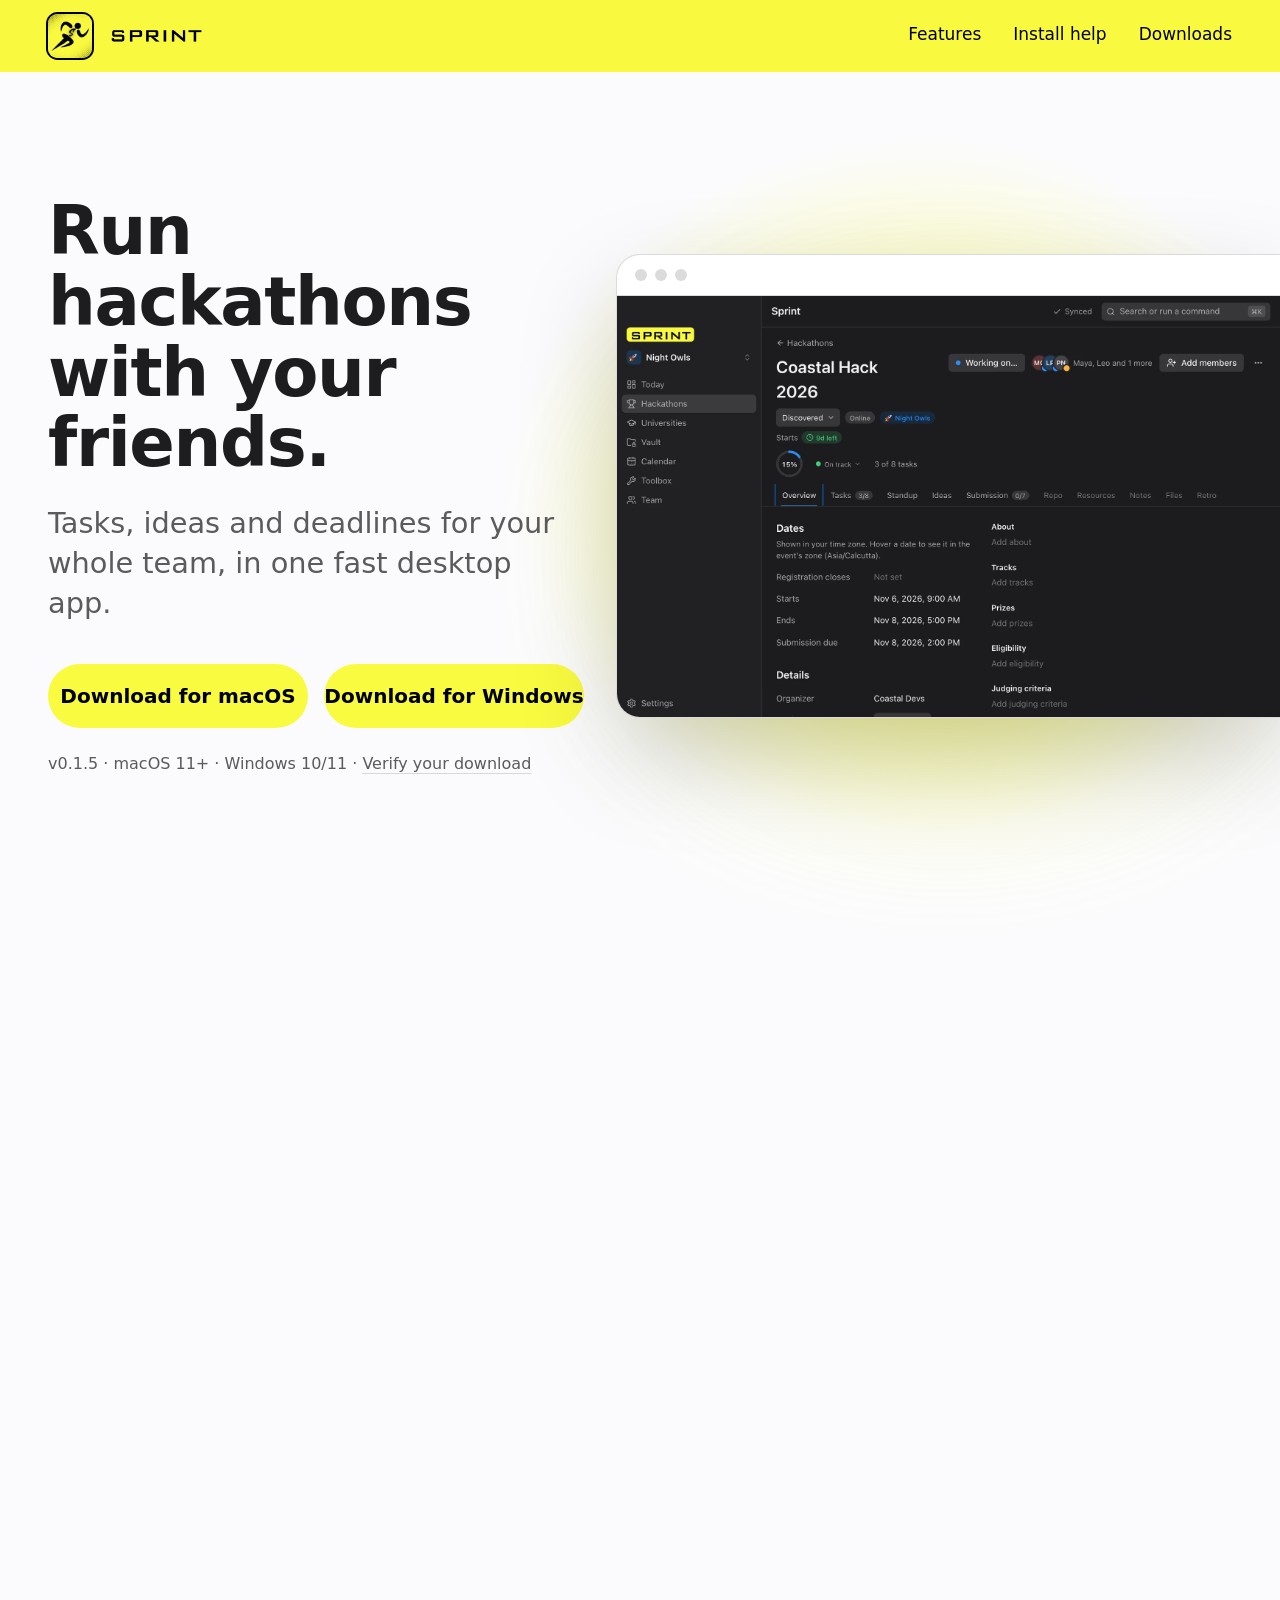
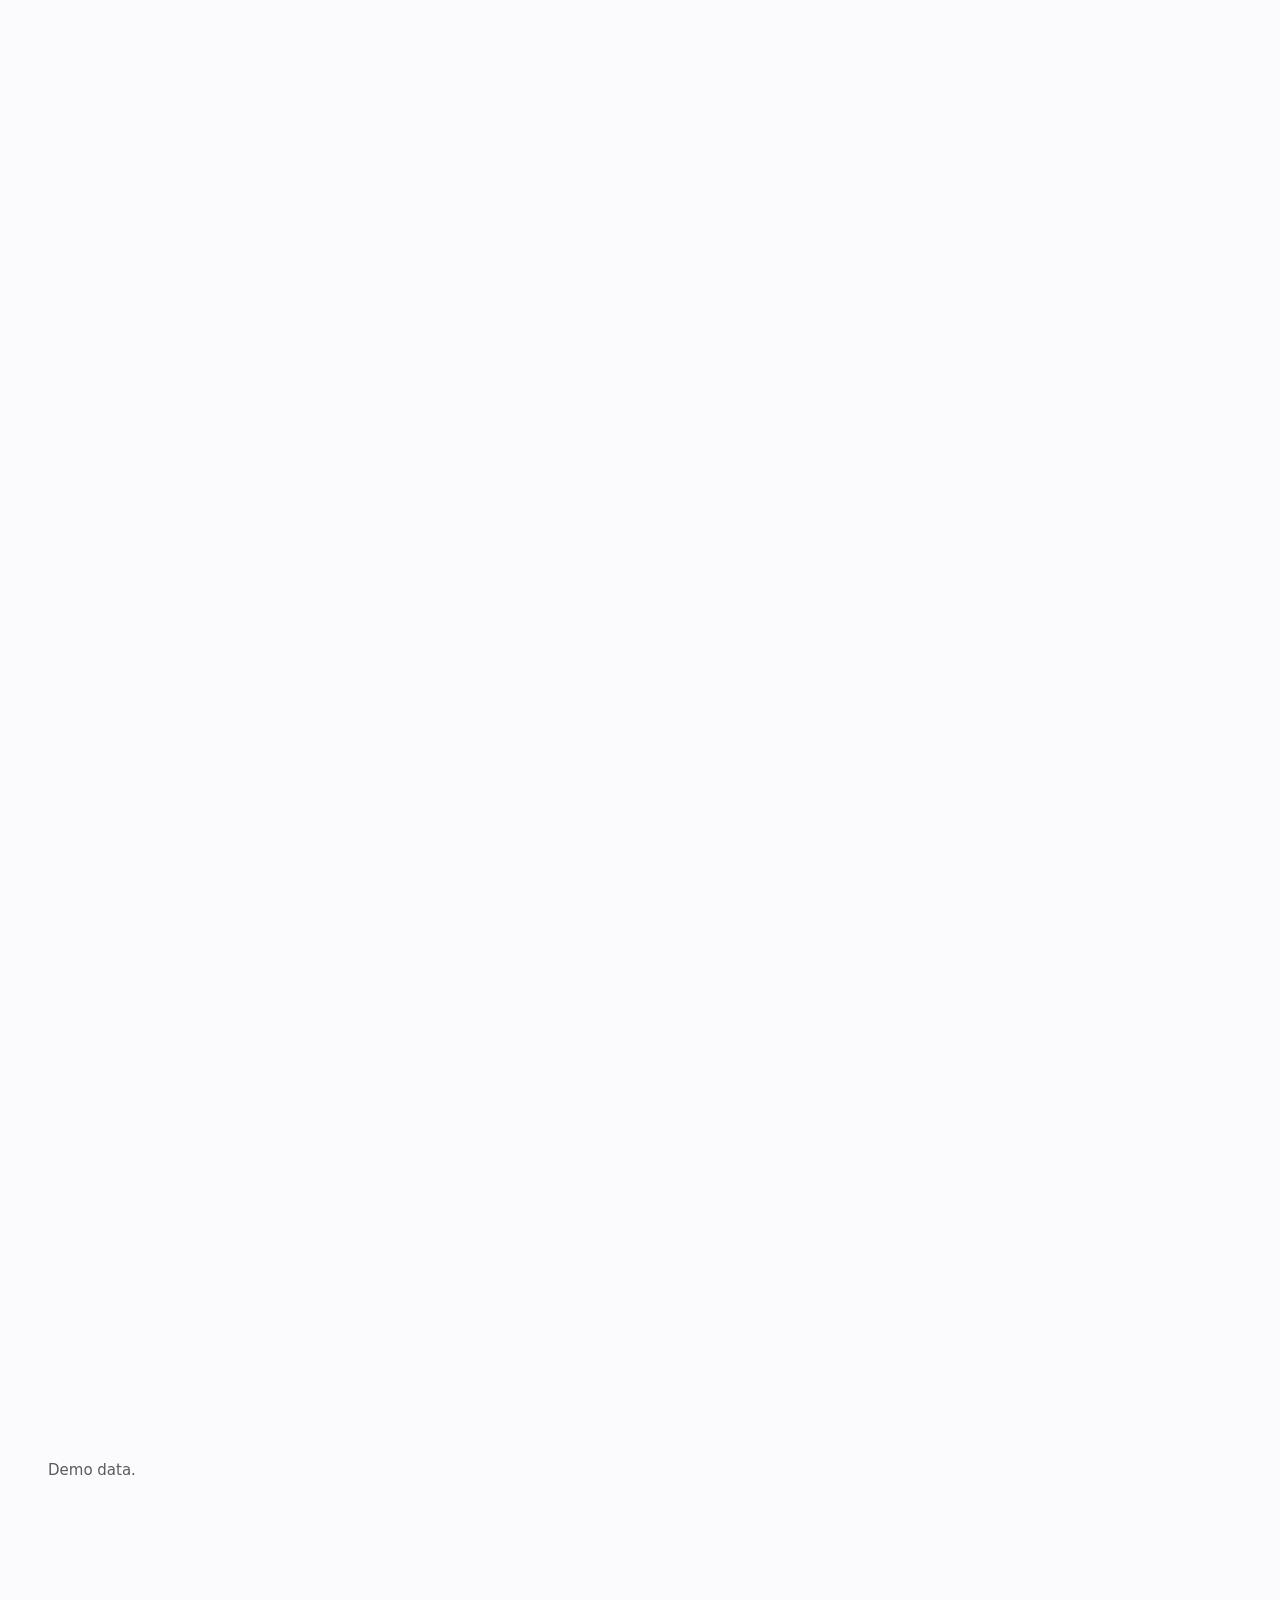
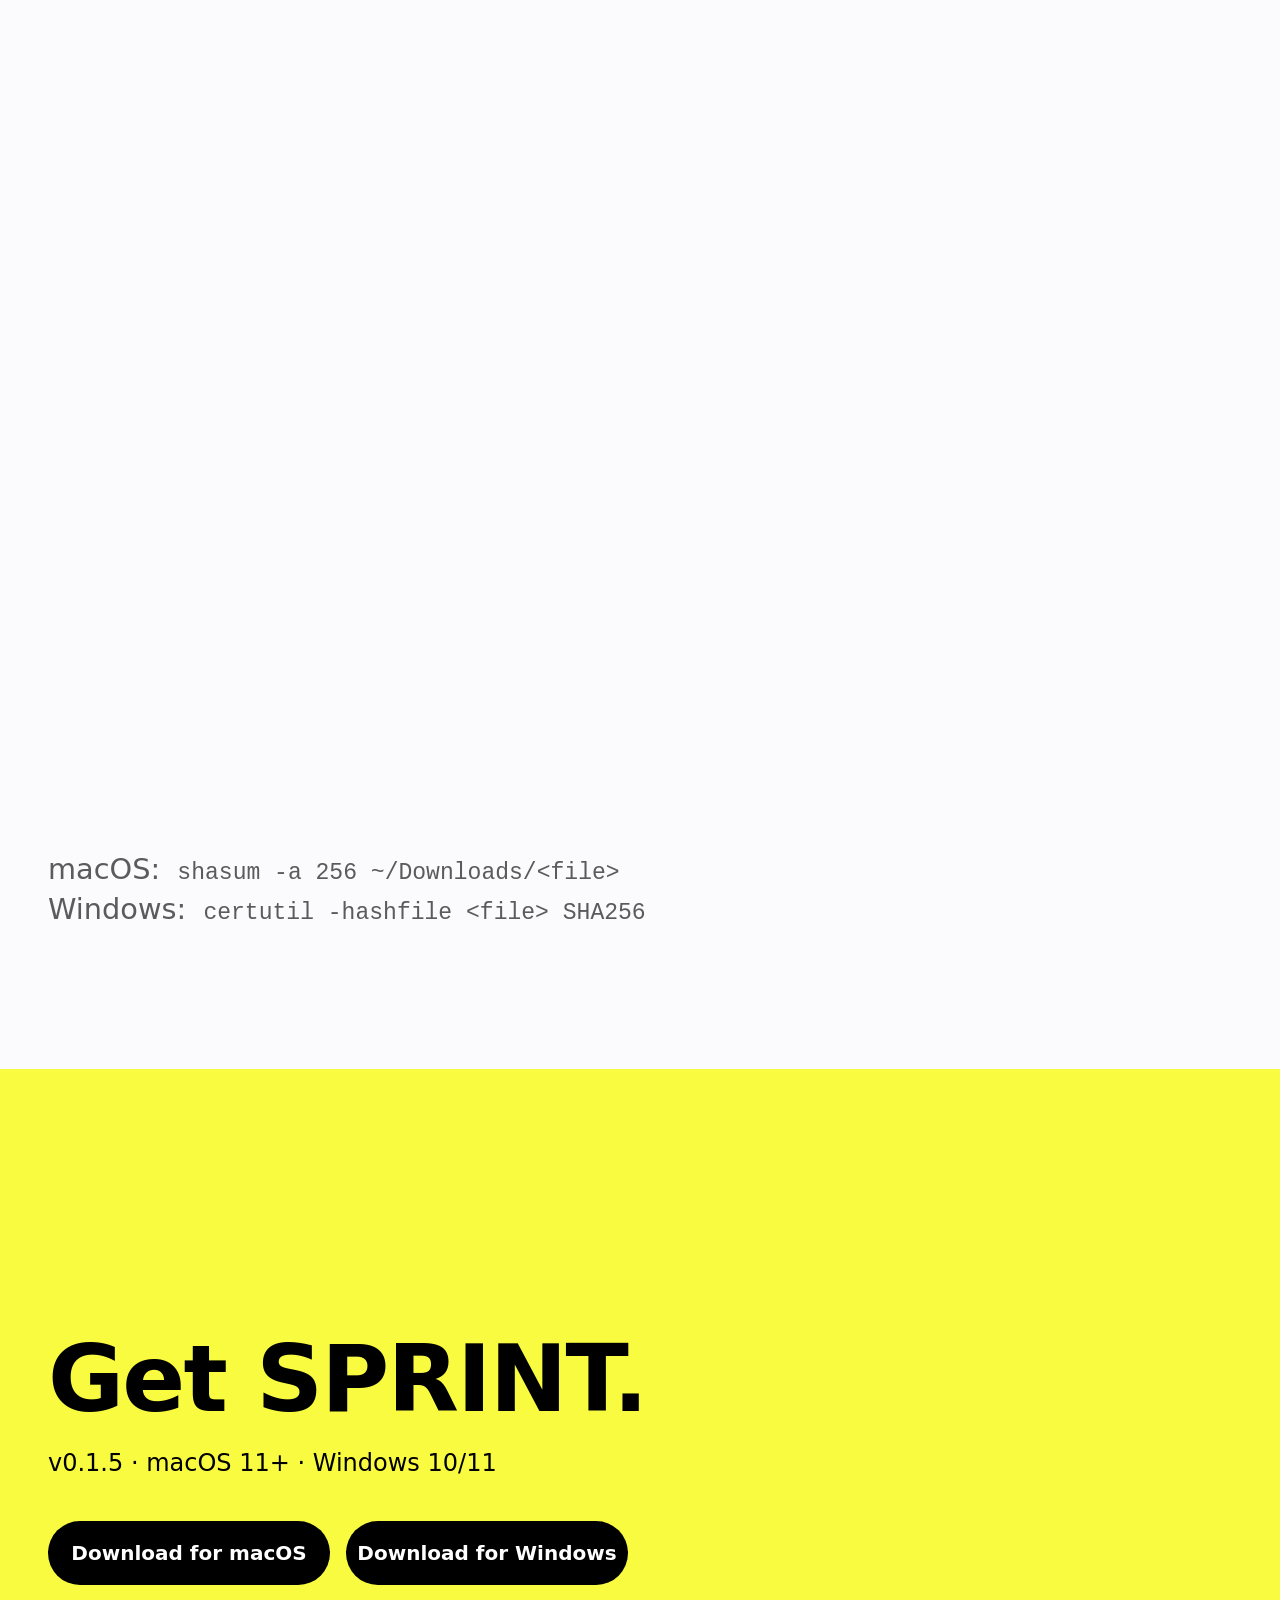
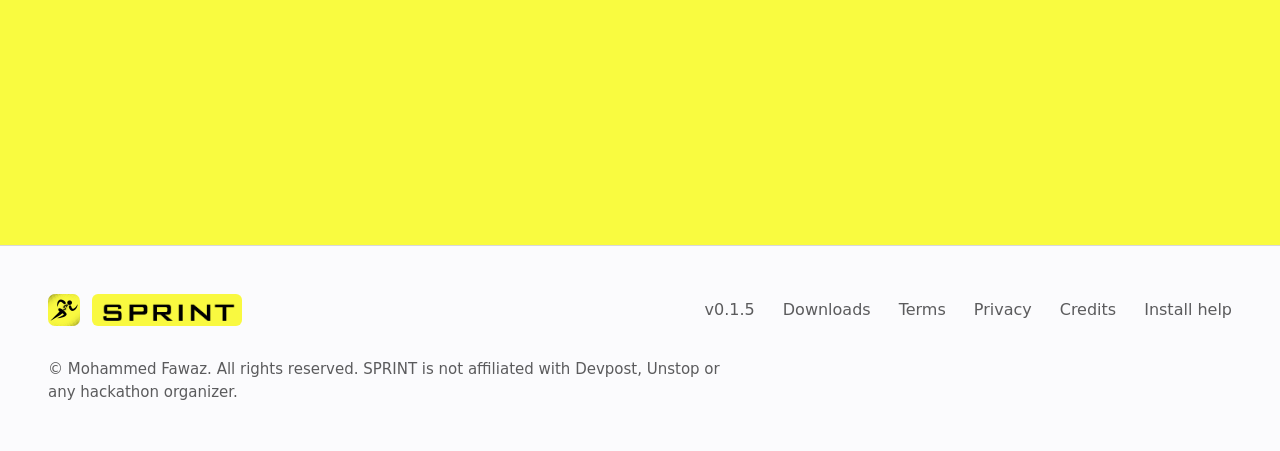
<file: index.html>
<!doctype html>
<html lang="en">
<head>
<meta charset="utf-8">
<meta name="viewport" content="width=device-width, initial-scale=1">
<meta http-equiv="Content-Security-Policy" content="default-src 'none'; img-src 'self'; style-src 'self'; script-src 'self'; connect-src 'self'; base-uri 'none'; form-action 'none'">
<meta name="referrer" content="strict-origin-when-cross-origin">
<title>SPRINT: run hackathons with your friends</title>
<meta name="description" content="SPRINT is a desktop app for macOS and Windows that keeps your friend group's hackathons, tasks, ideas and deadlines in one place. Works offline, syncs with your team.">
<link rel="canonical" href="https://fawaz3469.github.io/sprint-app/">
<meta name="color-scheme" content="dark light">
<meta name="theme-color" content="#F9FB40">
<link rel="icon" href="favicon.ico" sizes="48x48">
<link rel="icon" href="favicon-32.png" type="image/png" sizes="32x32">
<link rel="icon" href="icon-512.png" type="image/png" sizes="512x512">
<link rel="apple-touch-icon" href="apple-touch-icon.png">
<meta property="og:type" content="website">
<meta property="og:site_name" content="SPRINT">
<meta property="og:title" content="SPRINT: run hackathons with your friends">
<meta property="og:description" content="SPRINT is a desktop app for macOS and Windows that keeps your friend group's hackathons, tasks, ideas and deadlines in one place. Works offline, syncs with your team.">
<meta property="og:url" content="https://fawaz3469.github.io/sprint-app/">
<meta property="og:image" content="https://fawaz3469.github.io/sprint-app/og-image.png">
<meta property="og:image:width" content="1200">
<meta property="og:image:height" content="630">
<meta property="og:image:alt" content="The SPRINT running-man icon and wordmark on a dark background">
<meta name="twitter:card" content="summary_large_image">
<meta name="twitter:title" content="SPRINT: run hackathons with your friends">
<meta name="twitter:description" content="SPRINT is a desktop app for macOS and Windows that keeps your friend group's hackathons, tasks, ideas and deadlines in one place. Works offline, syncs with your team.">
<meta name="twitter:image" content="https://fawaz3469.github.io/sprint-app/og-image.png">
<script type="application/ld+json">
{
  "@context": "https://schema.org",
  "@type": "SoftwareApplication",
  "name": "SPRINT",
  "description": "A desktop app for friend groups to run hackathons together: tasks, ideas, submission checklists, progress and deadlines in one place.",
  "applicationCategory": "ProductivityApplication",
  "operatingSystem": "macOS, Windows",
  "url": "https://fawaz3469.github.io/sprint-app/",
  "image": "https://fawaz3469.github.io/sprint-app/og-image.png",
  "downloadUrl": "https://github.com/Fawaz3469/sprint-app/releases/latest"
}
</script>
<link rel="stylesheet" href="style.css?v=4">
<script src="app.js?v=4" defer></script>
</head>
<body>
<a class="skip" href="#main">Skip to content</a>
<header class="nav">
  <div class="nav-in">
    <a class="lockup trim" href="./" aria-label="SPRINT home"><img class="lockup-icon" src="assets/sprint-icon-sm.png" alt="" width="128" height="128"><span class="lockup-word"><img src="assets/sprint-wordmark.png" alt="SPRINT" width="720" height="154"></span></a>
    <nav aria-label="Page">
      <a class="nl-features" href="#features">Features</a>
      <a href="#install-help">Install help</a>
      <a href="downloads/">Downloads</a>
    </nav>
  </div>
</header>

<main id="main">
  <section class="hero">
    <div class="hero-text">
      <h1>Run hackathons with your friends.</h1>
      <p class="lead">Tasks, ideas and deadlines for your whole team, in one fast desktop app.</p>
      <div class="downloads">
          <a class="btn" data-dl="mac" data-os="mac" rel="noopener noreferrer" href="https://github.com/Fawaz3469/sprint-app/releases/latest/download/Sprint-macOS.dmg">Download for macOS</a>
          <a class="btn" data-dl="win" data-os="win" rel="noopener noreferrer" href="https://github.com/Fawaz3469/sprint-app/releases/latest/download/Sprint-Windows-setup.exe">Download for Windows</a>
        </div>
      <p class="meta"><span class="ver live">v0.1.3</span> · macOS 11+ · Windows 10/11 · <a class="verify-link" href="#verify">Verify your download</a></p>
      <p class="meta" id="mobile-note" hidden>SPRINT is a desktop app. Open this page on your Mac or PC to download it.</p>
    </div>
    <figure class="window hero-shot">
      <div class="window-bar" aria-hidden="true"><i></i><i></i><i></i></div>
      <img src="assets/app-overview.webp" width="1800" height="1145" alt="The SPRINT app showing a hackathon overview: a progress ring at 15 percent, an on-track health label, the event dates and the team's task counts.">
    </figure>
  </section>

  <section id="features" class="features" aria-labelledby="features-h">
    <h2 id="features-h" class="reveal">Built for the team behind the submission.</h2>
    <ul>
      <li class="reveal">
        <span class="icon" aria-hidden="true"><svg viewBox="0 0 24 24"><path d="M16 21v-2a4 4 0 0 0-4-4H6a4 4 0 0 0-4 4v2"/><circle cx="9" cy="7" r="4"/><path d="M22 21v-2a4 4 0 0 0-3-3.87"/><path d="M16 3.13a4 4 0 0 1 0 7.75"/></svg></span>
        <h3>Teams</h3>
        <p>Paste a link and SPRINT fills in the hackathon. Share tasks, ideas and a submission checklist, and invite friends with a short code.</p>
      </li>
      <li class="reveal">
        <span class="icon" aria-hidden="true"><svg viewBox="0 0 24 24"><circle cx="12" cy="12" r="9" opacity=".3"/><path d="M12 3a9 9 0 0 1 9 9"/><path d="m8.5 12.5 2.5 2.5 4.5-5"/></svg></span>
        <h3>Progress per person</h3>
        <p>A progress ring, an honest health label and a status from each teammate, so you know who needs a hand.</p>
      </li>
      <li class="reveal">
        <span class="icon" aria-hidden="true"><svg viewBox="0 0 24 24"><path d="M12 20h.01"/><path d="M8.5 16.429a5 5 0 0 1 7 0"/><path d="M5 12.859a10 10 0 0 1 5.17-2.69"/><path d="M19 12.859a10 10 0 0 0-2.007-1.523"/><path d="M2 8.82a15 15 0 0 1 4.177-2.643"/><path d="M22 8.82a15 15 0 0 0-11.288-3.764"/><path d="m2 2 20 20"/></svg></span>
        <h3>Works offline</h3>
        <p>Keep working on a train or bad Wi-Fi. Changes sync with your teammates as soon as you reconnect.</p>
      </li>
    </ul>
  </section>

  <section class="product" aria-labelledby="product-h">
    <h2 id="product-h" class="reveal">Standup, without the meeting.</h2>
    <p class="sub reveal">Everyone sets a short status. You see progress per person at a glance, even offline.</p>
    <figure class="window reveal">
      <div class="window-bar" aria-hidden="true"><i></i><i></i><i></i></div>
      <img src="assets/app-standup.webp" width="1800" height="1145" alt="The SPRINT Standup tab listing three teammates, each with a status, a short note, tasks done and a progress percentage." loading="lazy">
    </figure>
    <p class="fine">Demo data.</p>
  </section>

  <section id="install-help" class="help" aria-labelledby="help-h">
    <h2 id="help-h" class="reveal">Install help</h2>
    <p class="sub reveal">SPRINT is not code-signed yet, so your computer shows a warning the first time. It is safe to continue. You sign in inside the app: accounts are created there with an email code.</p>
    <div class="help-grid">
      <div class="reveal">
        <h3>macOS</h3>
        <ol>
          <li>Open the <code>.dmg</code> and drag SPRINT into Applications.</li>
          <li>Right-click (or Control-click) SPRINT and choose <strong>Open</strong>, then <strong>Open</strong> again.</li>
          <li>If you only see "Move to Bin": open <strong>System Settings, Privacy &amp; Security</strong> and click <strong>Open Anyway</strong>.</li>
        </ol>
      </div>
      <div class="reveal">
        <h3>Windows</h3>
        <ol>
          <li>Run the installer.</li>
          <li>On "Windows protected your PC", click <strong>More info</strong>.</li>
          <li>Click <strong>Run anyway</strong>.</li>
        </ol>
      </div>
    </div>

    <h2 id="uninstall" class="reveal sub-h">Uninstall</h2>
    <p class="sub reveal">Removing the app and removing your data are separate steps.</p>
    <div class="help-grid">
      <div class="reveal">
        <h3>macOS</h3>
        <ol>
          <li>Quit SPRINT, then drag it from Applications to the Bin.</li>
          <li>To remove local data, delete the folders named <code>app.sprint.desktop</code> in <code>~/Library/Application Support</code>, <code>~/Library/Logs</code>, <code>~/Library/Caches</code> and <code>~/Library/WebKit</code>.</li>
          <li>To remove your sign-in, open Keychain Access, search for <code>app.sprint.desktop</code> and delete the entries.</li>
        </ol>
      </div>
      <div class="reveal">
        <h3>Windows</h3>
        <ol>
          <li>Open Settings, Apps, Installed apps, find SPRINT and choose Uninstall.</li>
          <li>To remove local data, delete the <code>app.sprint.desktop</code> folders in <code>%APPDATA%</code> and <code>%LOCALAPPDATA%</code>.</li>
          <li>To remove your sign-in, open Credential Manager, Windows Credentials, and remove entries named <code>app.sprint.desktop</code>.</li>
        </ol>
      </div>
    </div>
    <p class="sub reveal left-note">Uninstalling does not delete your account or team data stored in the cloud. To have it deleted, email <strong>help.sprint7@gmail.com</strong> from the address you signed in with. See the <a href="privacy/">Privacy Policy</a>.</p>
  </section>

  <section id="verify" class="verify" aria-labelledby="verify-h">
    <h2 id="verify-h" class="reveal">Verify your download.</h2>
    <p class="sub reveal">Compare the SHA-256 of the file you downloaded with these values. The same values for every file are in <a href="https://github.com/Fawaz3469/sprint-app/releases/latest/download/SHA256SUMS.txt" rel="noopener noreferrer">SHA256SUMS.txt</a>. If they differ, do not install it.</p>
    <div class="vgrid">
<div class="vrow reveal"><h3>macOS</h3><p class="live" data-name="mac">Sprint-macOS.dmg</p><code class="live" data-full="mac">dab190325e9f39200f4842b1c562a072e1bc8b76ddf2bf4360d3480c14215424</code></div>
<div class="vrow reveal"><h3>Windows</h3><p class="live" data-name="win">Sprint-Windows-setup.exe</p><code class="live" data-full="win">022f8f89b1b69187992fe313a405d31af3409c89250cfb516e81aa137fc19840</code></div>
<div class="vrow reveal"><h3>Windows (.msi)</h3><p class="live" data-name="msi">Sprint-Windows.msi</p><code class="live" data-full="msi">3ddd9d3a0ddbd79cd1a117f08aaf32f3359cd43b71ccce820e475b7756dd54ef</code></div>
    </div>
    <p class="sub">macOS: <code>shasum -a 256 ~/Downloads/&lt;file&gt;</code><br>Windows: <code>certutil -hashfile &lt;file&gt; SHA256</code></p>
  </section>
</main>

<section class="band" aria-labelledby="band-h">
  <div class="band-in">
    <h2 id="band-h">Get SPRINT.</h2>
    <p class="band-sub"><span class="ver live">v0.1.3</span> · macOS 11+ · Windows 10/11</p>
    <div class="downloads">
          <a class="btn" data-dl="mac" data-os="mac" rel="noopener noreferrer" href="https://github.com/Fawaz3469/sprint-app/releases/latest/download/Sprint-macOS.dmg">Download for macOS</a>
          <a class="btn" data-dl="win" data-os="win" rel="noopener noreferrer" href="https://github.com/Fawaz3469/sprint-app/releases/latest/download/Sprint-Windows-setup.exe">Download for Windows</a>
        </div>
  </div>
</section>
<footer class="foot">
  <div class="foot-in">
    <a class="lockup" href="./" aria-label="SPRINT home"><img class="lockup-icon" src="assets/sprint-icon-sm.png" alt="" width="128" height="128"><span class="lockup-word"><img src="assets/sprint-wordmark.png" alt="SPRINT" width="720" height="154"></span></a>
    <nav aria-label="Footer">
      <span class="ver live">v0.1.3</span>
      <a href="downloads/">Downloads</a>
      <a href="terms/">Terms</a>
      <a href="privacy/">Privacy</a>
      <a href="credits/">Credits</a>
      <a href="#install-help">Install help</a>
    </nav>
  </div>
  <div class="foot-in foot-fine">
    <p>© Mohammed Fawaz. All rights reserved. SPRINT is not affiliated with Devpost, Unstop or any hackathon organizer.</p>
  </div>
</footer>
</body>
</html>
</file>
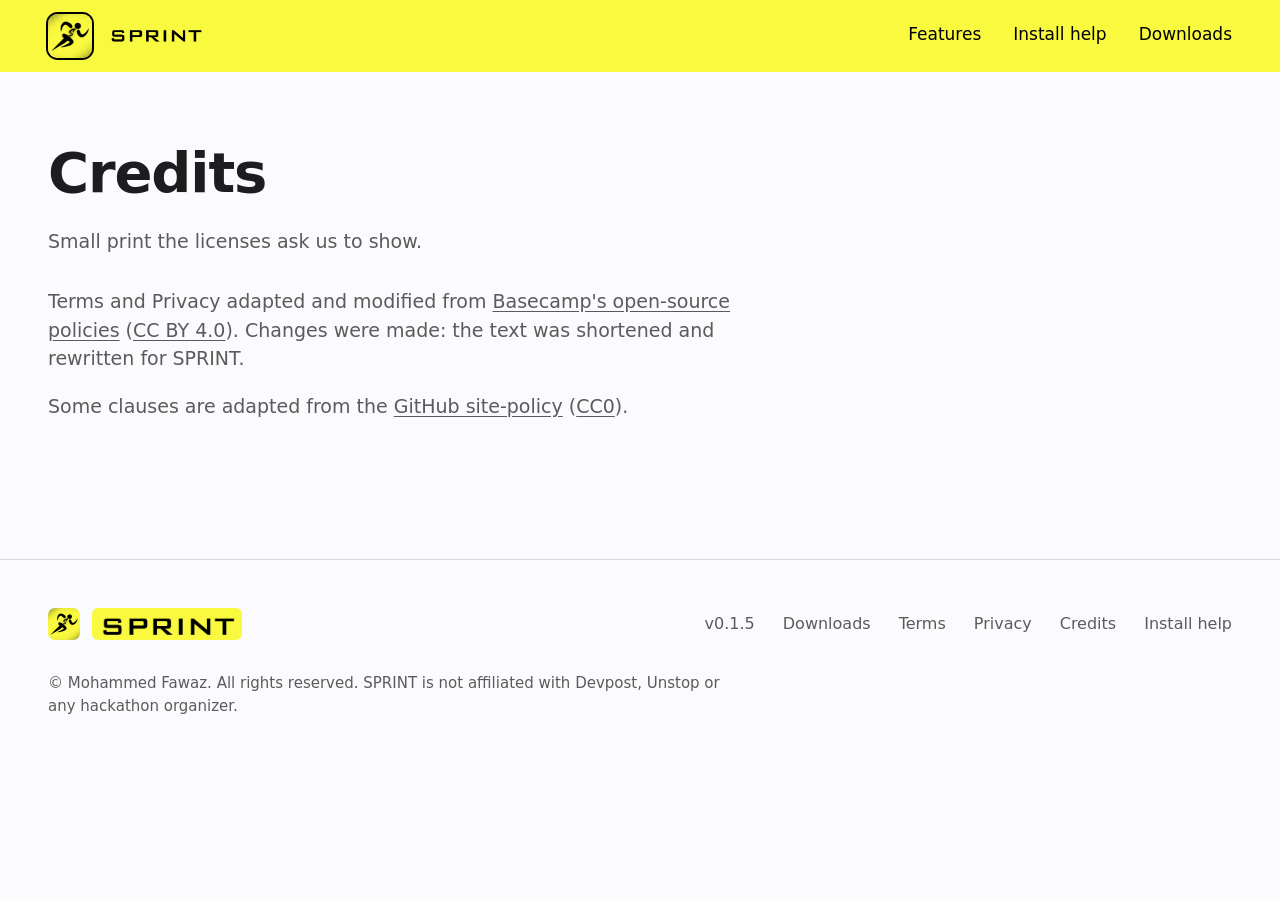
<file: credits/index.html>
<!doctype html>
<html lang="en">
<head>
<meta charset="utf-8">
<meta name="viewport" content="width=device-width, initial-scale=1">
<meta http-equiv="Content-Security-Policy" content="default-src 'none'; img-src 'self'; style-src 'self'; script-src 'self'; connect-src 'self'; base-uri 'none'; form-action 'none'">
<meta name="referrer" content="strict-origin-when-cross-origin">
<title>Credits | SPRINT</title>
<meta name="description" content="Credits and licenses for the text and software behind SPRINT.">
<link rel="canonical" href="https://fawaz3469.github.io/sprint-app/credits/">
<meta name="color-scheme" content="dark light">
<meta name="theme-color" content="#F9FB40">
<link rel="icon" href="../favicon.ico" sizes="48x48">
<link rel="icon" href="../favicon-32.png" type="image/png" sizes="32x32">
<link rel="icon" href="../icon-512.png" type="image/png" sizes="512x512">
<link rel="apple-touch-icon" href="../apple-touch-icon.png">
<meta property="og:type" content="website">
<meta property="og:site_name" content="SPRINT">
<meta property="og:title" content="Credits | SPRINT">
<meta property="og:description" content="Credits and licenses for the text and software behind SPRINT.">
<meta property="og:url" content="https://fawaz3469.github.io/sprint-app/credits/">
<meta property="og:image" content="https://fawaz3469.github.io/sprint-app/og-image.png">
<meta property="og:image:width" content="1200">
<meta property="og:image:height" content="630">
<meta property="og:image:alt" content="The SPRINT running-man icon and wordmark on a dark background">
<meta name="twitter:card" content="summary_large_image">
<meta name="twitter:title" content="Credits | SPRINT">
<meta name="twitter:description" content="Credits and licenses for the text and software behind SPRINT.">
<meta name="twitter:image" content="https://fawaz3469.github.io/sprint-app/og-image.png">
<link rel="stylesheet" href="../style.css?v=4">
<script src="../app.js?v=4" defer></script>
</head>
<body>
<a class="skip" href="#main">Skip to content</a>
<header class="nav">
  <div class="nav-in">
    <a class="lockup trim" href="../" aria-label="SPRINT home"><img class="lockup-icon" src="../assets/sprint-icon-sm.png" alt="" width="128" height="128"><span class="lockup-word"><img src="../assets/sprint-wordmark.png" alt="SPRINT" width="720" height="154"></span></a>
    <nav aria-label="Page">
      <a class="nl-features" href="../#features">Features</a>
      <a href="../#install-help">Install help</a>
      <a href="../downloads/">Downloads</a>
    </nav>
  </div>
</header>
<main id="main" class="doc">
  <h1>Credits</h1>
  <p class="fine">Small print the licenses ask us to show.</p>
  <p>Terms and Privacy adapted and modified from <a rel="noopener noreferrer" href="https://github.com/basecamp/policies">Basecamp's open-source policies</a> (<a rel="noopener noreferrer" href="https://creativecommons.org/licenses/by/4.0/">CC BY 4.0</a>). Changes were made: the text was shortened and rewritten for SPRINT.</p>
  <p>Some clauses are adapted from the <a rel="noopener noreferrer" href="https://github.com/github/site-policy">GitHub site-policy</a> (<a rel="noopener noreferrer" href="https://creativecommons.org/publicdomain/zero/1.0/">CC0</a>).</p>
</main>
<footer class="foot">
  <div class="foot-in">
    <a class="lockup" href="../" aria-label="SPRINT home"><img class="lockup-icon" src="../assets/sprint-icon-sm.png" alt="" width="128" height="128"><span class="lockup-word"><img src="../assets/sprint-wordmark.png" alt="SPRINT" width="720" height="154"></span></a>
    <nav aria-label="Footer">
      <span class="ver live">v0.1.3</span>
      <a href="../downloads/">Downloads</a>
      <a href="../terms/">Terms</a>
      <a href="../privacy/">Privacy</a>
      <a href="../credits/">Credits</a>
      <a href="../#install-help">Install help</a>
    </nav>
  </div>
  <div class="foot-in foot-fine">
    <p>© Mohammed Fawaz. All rights reserved. SPRINT is not affiliated with Devpost, Unstop or any hackathon organizer.</p>
  </div>
</footer>
</body>
</html>
</file>
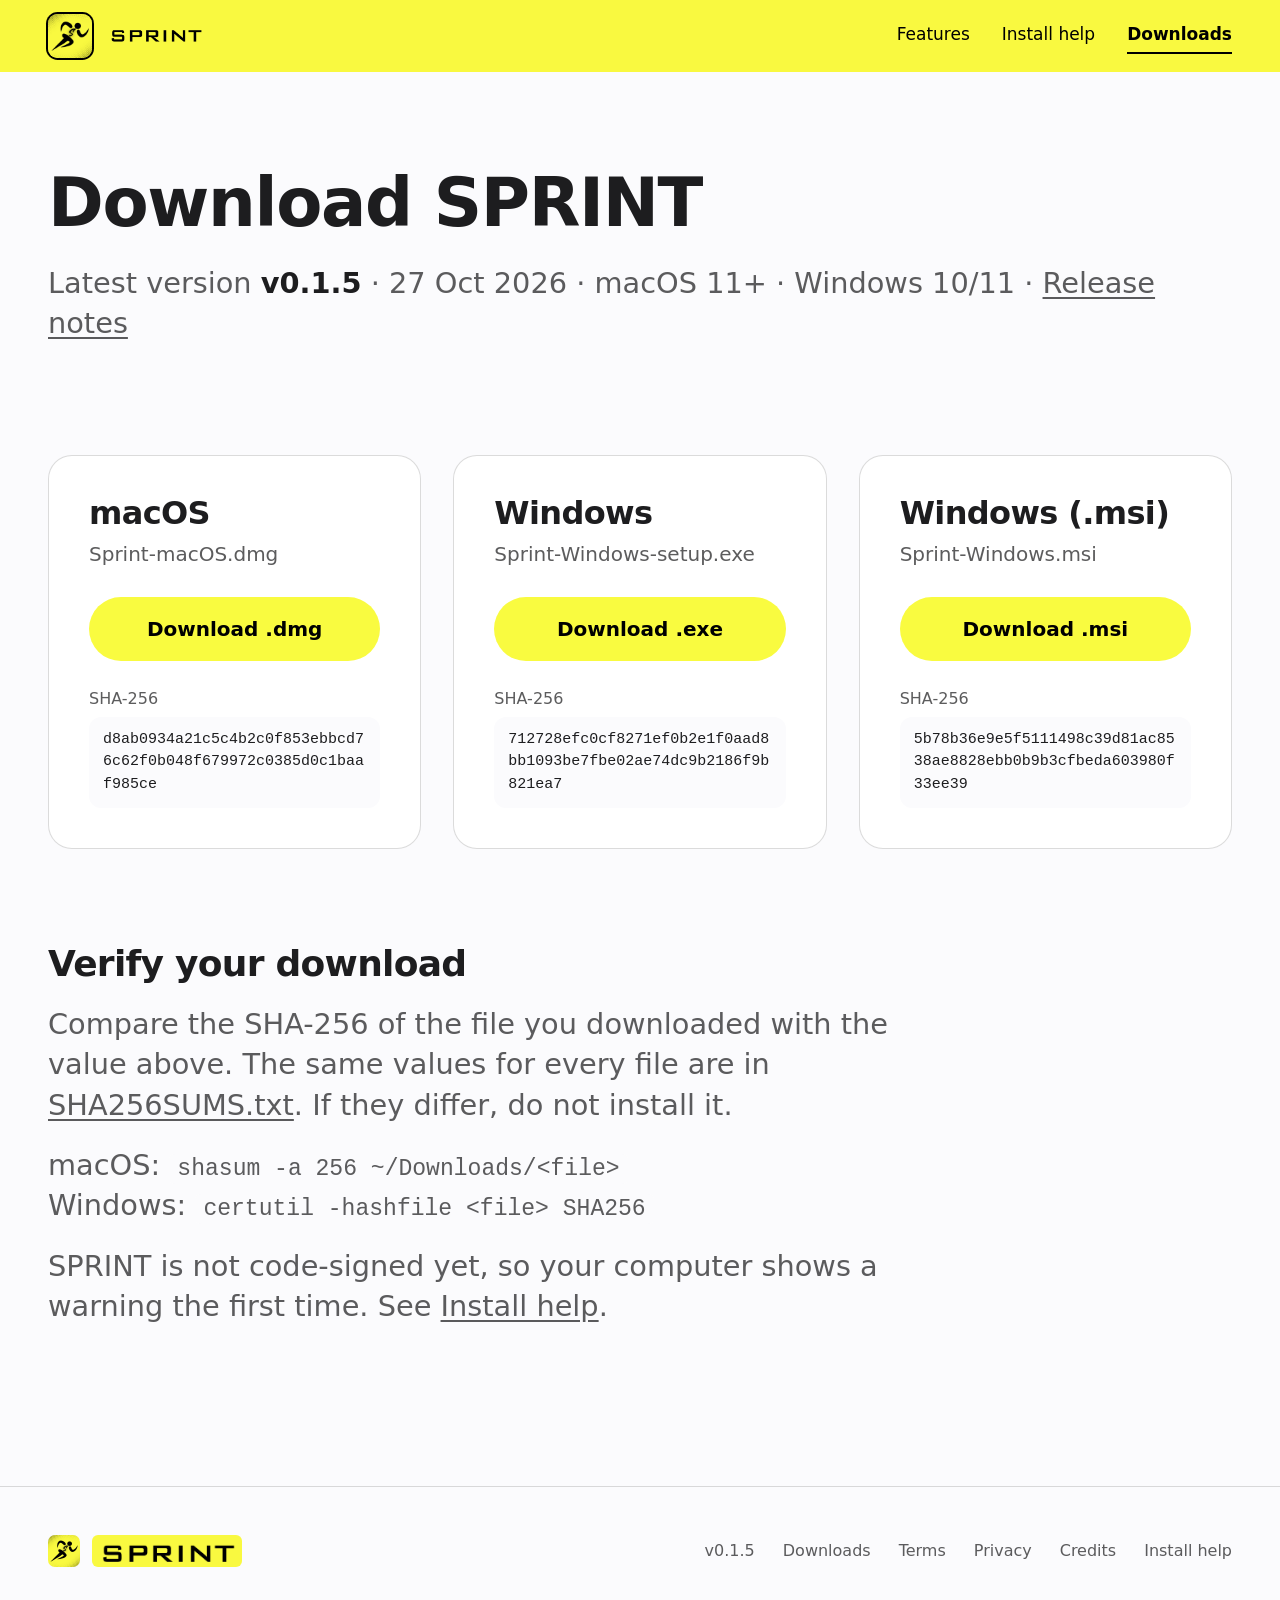
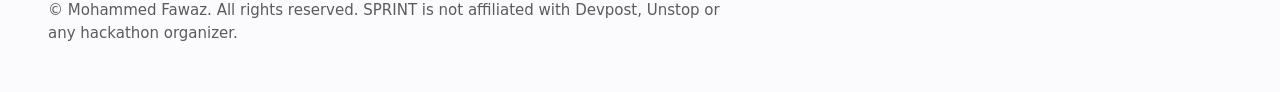
<file: downloads/index.html>
<!doctype html>
<html lang="en">
<head>
<meta charset="utf-8">
<meta name="viewport" content="width=device-width, initial-scale=1">
<meta http-equiv="Content-Security-Policy" content="default-src 'none'; img-src 'self'; style-src 'self'; script-src 'self'; connect-src 'self'; base-uri 'none'; form-action 'none'">
<meta name="referrer" content="strict-origin-when-cross-origin">
<title>Download SPRINT</title>
<meta name="description" content="Download the latest SPRINT for macOS and Windows, with release notes and SHA-256 checksums.">
<link rel="canonical" href="https://fawaz3469.github.io/sprint-app/downloads/">
<meta name="color-scheme" content="dark light">
<meta name="theme-color" content="#F9FB40">
<link rel="icon" href="../favicon.ico" sizes="48x48">
<link rel="icon" href="../favicon-32.png" type="image/png" sizes="32x32">
<link rel="icon" href="../icon-512.png" type="image/png" sizes="512x512">
<link rel="apple-touch-icon" href="../apple-touch-icon.png">
<meta property="og:type" content="website">
<meta property="og:site_name" content="SPRINT">
<meta property="og:title" content="Download SPRINT">
<meta property="og:description" content="Download the latest SPRINT for macOS and Windows, with release notes and SHA-256 checksums.">
<meta property="og:url" content="https://fawaz3469.github.io/sprint-app/downloads/">
<meta property="og:image" content="https://fawaz3469.github.io/sprint-app/og-image.png">
<meta property="og:image:width" content="1200">
<meta property="og:image:height" content="630">
<meta property="og:image:alt" content="The SPRINT running-man icon and wordmark on a dark background">
<meta name="twitter:card" content="summary_large_image">
<meta name="twitter:title" content="Download SPRINT">
<meta name="twitter:description" content="Download the latest SPRINT for macOS and Windows, with release notes and SHA-256 checksums.">
<meta name="twitter:image" content="https://fawaz3469.github.io/sprint-app/og-image.png">
<link rel="stylesheet" href="../style.css?v=4">
<script src="../app.js?v=4" defer></script>
</head>
<body>
<a class="skip" href="#main">Skip to content</a>
<header class="nav">
  <div class="nav-in">
    <a class="lockup trim" href="../" aria-label="SPRINT home"><img class="lockup-icon" src="../assets/sprint-icon-sm.png" alt="" width="128" height="128"><span class="lockup-word"><img src="../assets/sprint-wordmark.png" alt="SPRINT" width="720" height="154"></span></a>
    <nav aria-label="Page">
      <a class="nl-features" href="../#features">Features</a>
      <a href="../#install-help">Install help</a>
      <a href="../downloads/" aria-current="page">Downloads</a>
    </nav>
  </div>
</header>

<main id="main" class="dlpage">
  <section class="dl-head">
    <h1>Download SPRINT</h1>
    <p class="lead">Latest version <strong><span class="ver live">v0.1.3</span></strong> · <span class="reldate live" data-fallback="2026-10-27">27 Oct 2026</span> · macOS 11+ · Windows 10/11 · <a href="https://github.com/Fawaz3469/sprint-app/releases/latest" rel="noopener noreferrer">Release notes</a></p>
  </section>
  <section class="dl-cards" aria-label="Installers">
    <div class="dl-card">
      <h2>macOS</h2>
      <p class="live" data-name="mac">Sprint-macOS.dmg</p>
      <a class="btn" data-dl="mac" rel="noopener noreferrer" href="https://github.com/Fawaz3469/sprint-app/releases/latest/download/Sprint-macOS.dmg">Download .dmg</a>
      <h3>SHA-256</h3><code class="live" data-full="mac">dab190325e9f39200f4842b1c562a072e1bc8b76ddf2bf4360d3480c14215424</code>
    </div>
    <div class="dl-card">
      <h2>Windows</h2>
      <p class="live" data-name="win">Sprint-Windows-setup.exe</p>
      <a class="btn" data-dl="win" rel="noopener noreferrer" href="https://github.com/Fawaz3469/sprint-app/releases/latest/download/Sprint-Windows-setup.exe">Download .exe</a>
      <h3>SHA-256</h3><code class="live" data-full="win">022f8f89b1b69187992fe313a405d31af3409c89250cfb516e81aa137fc19840</code>
    </div>
    <div class="dl-card">
      <h2>Windows (.msi)</h2>
      <p class="live" data-name="msi">Sprint-Windows.msi</p>
      <a class="btn" data-dl="msi" rel="noopener noreferrer" href="https://github.com/Fawaz3469/sprint-app/releases/latest/download/Sprint-Windows.msi">Download .msi</a>
      <h3>SHA-256</h3><code class="live" data-full="msi">3ddd9d3a0ddbd79cd1a117f08aaf32f3359cd43b71ccce820e475b7756dd54ef</code>
    </div>
  </section>
  <section class="dl-verify">
    <h2>Verify your download</h2>
    <p class="sub">Compare the SHA-256 of the file you downloaded with the value above. The same values for every file are in <a href="https://github.com/Fawaz3469/sprint-app/releases/latest/download/SHA256SUMS.txt" rel="noopener noreferrer">SHA256SUMS.txt</a>. If they differ, do not install it.</p>
    <p class="sub">macOS: <code>shasum -a 256 ~/Downloads/&lt;file&gt;</code><br>Windows: <code>certutil -hashfile &lt;file&gt; SHA256</code></p>
    <p class="sub">SPRINT is not code-signed yet, so your computer shows a warning the first time. See <a href="../#install-help">Install help</a>.</p>
  </section>
</main>
<footer class="foot">
  <div class="foot-in">
    <a class="lockup" href="../" aria-label="SPRINT home"><img class="lockup-icon" src="../assets/sprint-icon-sm.png" alt="" width="128" height="128"><span class="lockup-word"><img src="../assets/sprint-wordmark.png" alt="SPRINT" width="720" height="154"></span></a>
    <nav aria-label="Footer">
      <span class="ver live">v0.1.3</span>
      <a href="../downloads/">Downloads</a>
      <a href="../terms/">Terms</a>
      <a href="../privacy/">Privacy</a>
      <a href="../credits/">Credits</a>
      <a href="../#install-help">Install help</a>
    </nav>
  </div>
  <div class="foot-in foot-fine">
    <p>© Mohammed Fawaz. All rights reserved. SPRINT is not affiliated with Devpost, Unstop or any hackathon organizer.</p>
  </div>
</footer>
</body>
</html>
</file>
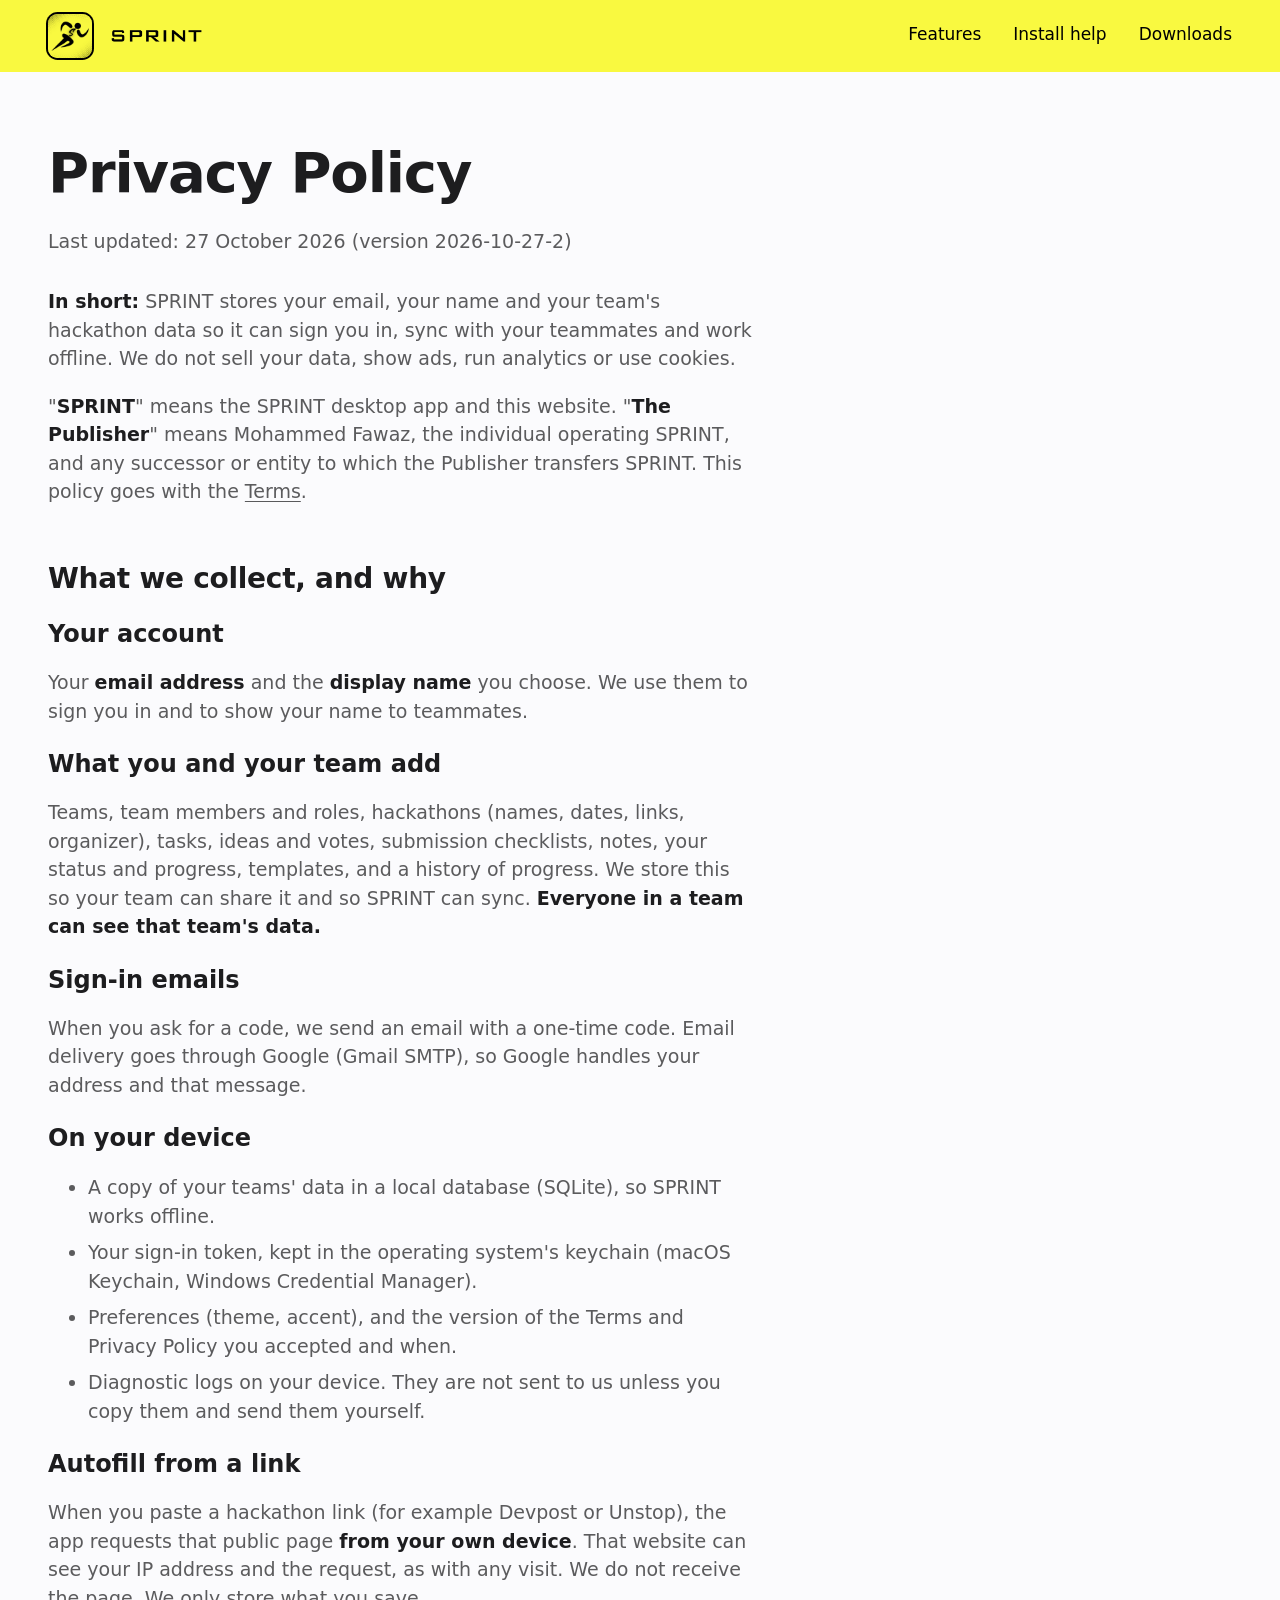
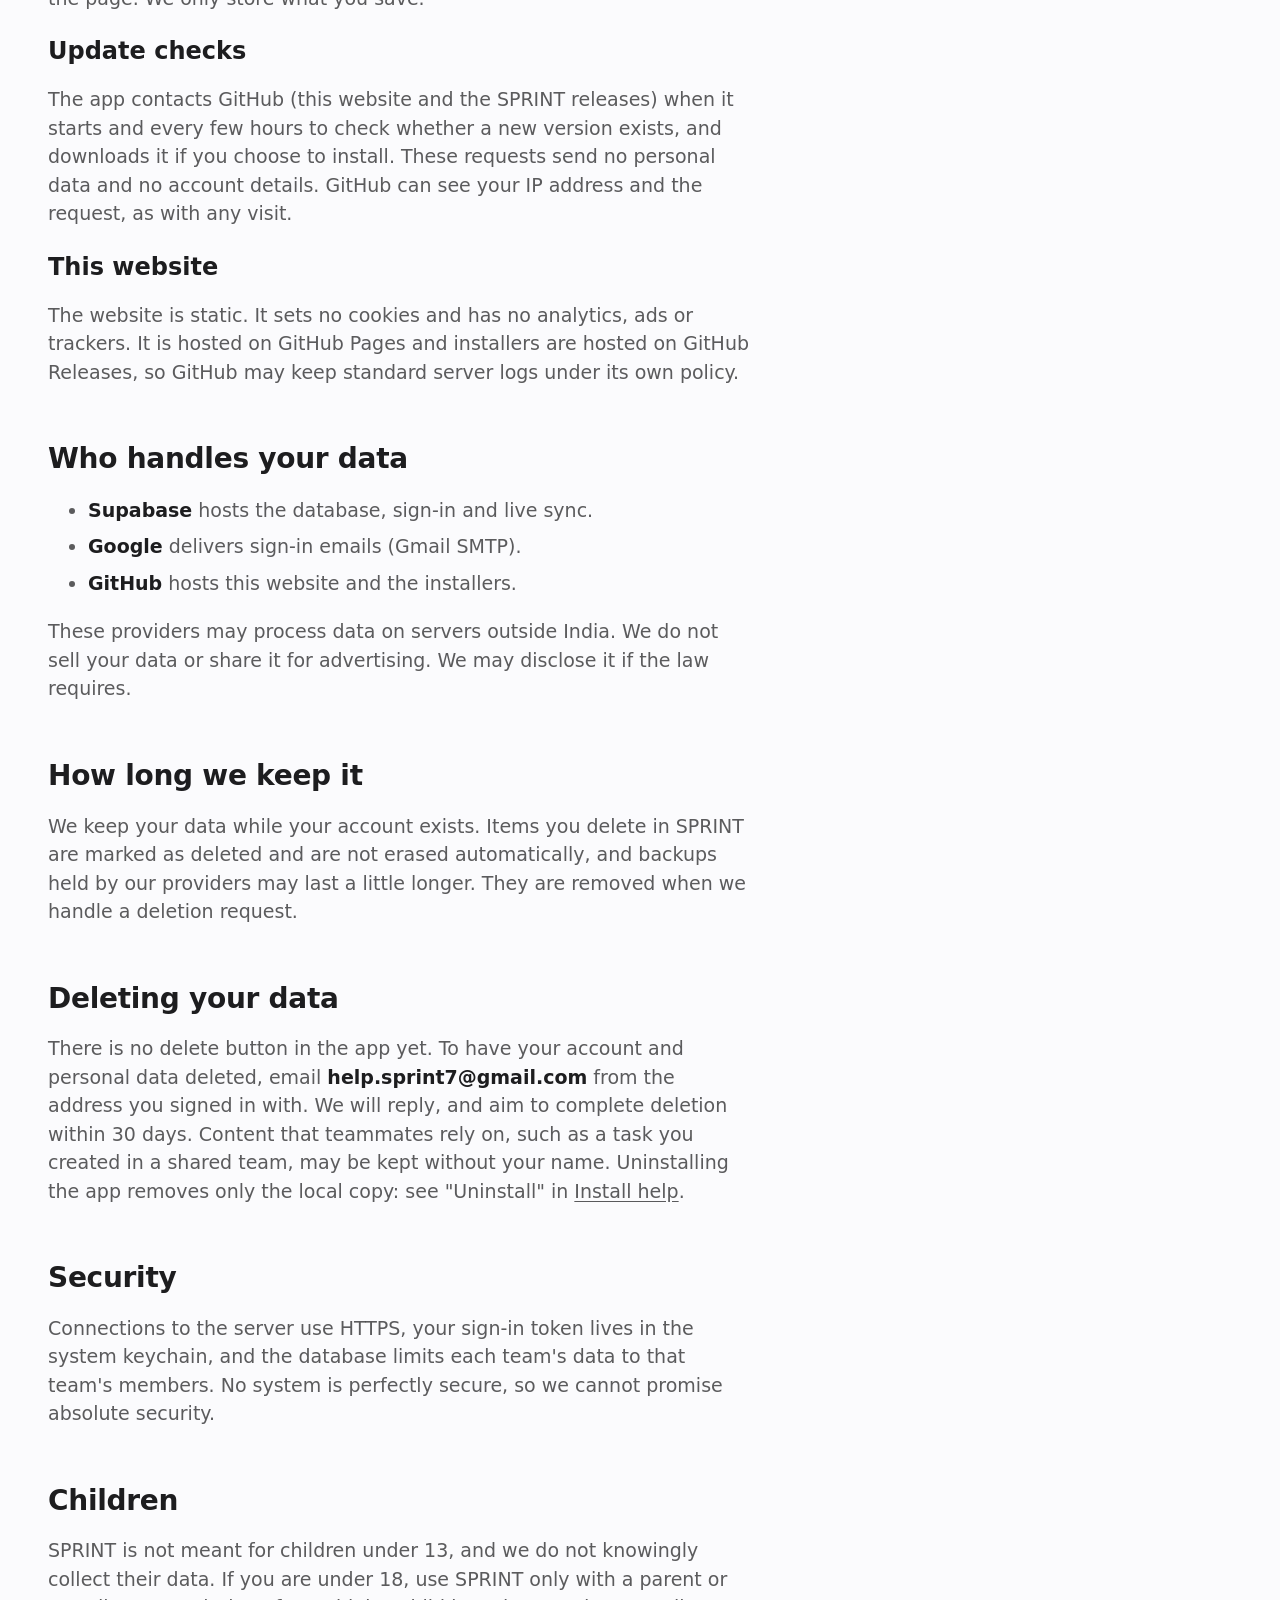
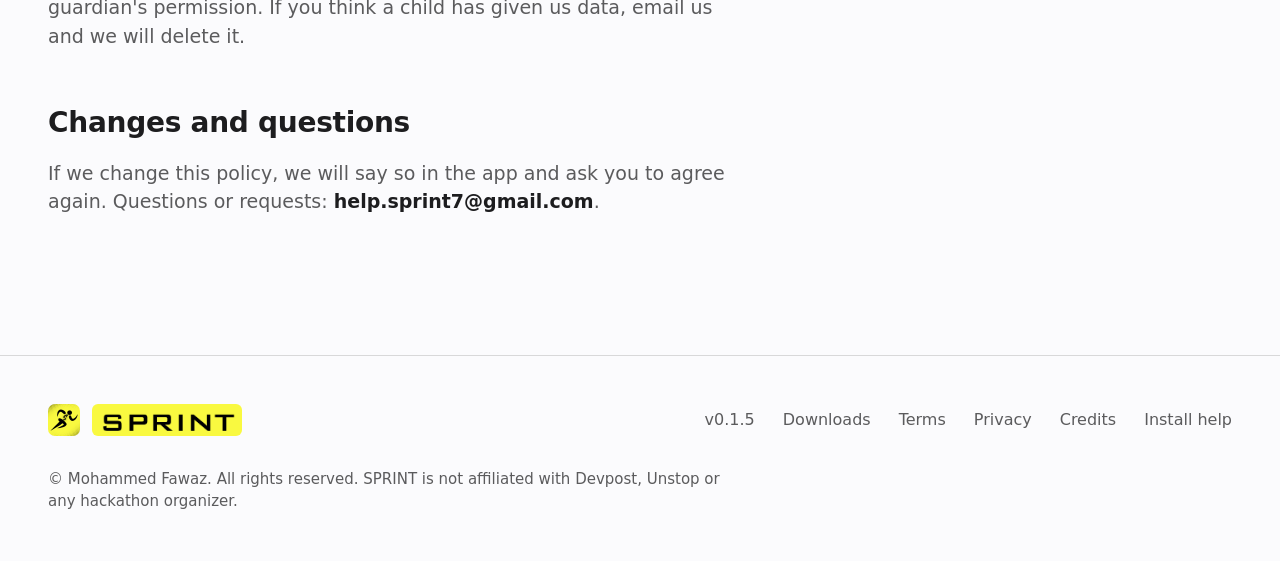
<file: privacy/index.html>
<!doctype html>
<html lang="en">
<head>
<meta charset="utf-8">
<meta name="viewport" content="width=device-width, initial-scale=1">
<meta http-equiv="Content-Security-Policy" content="default-src 'none'; img-src 'self'; style-src 'self'; script-src 'self'; connect-src 'self'; base-uri 'none'; form-action 'none'">
<meta name="referrer" content="strict-origin-when-cross-origin">
<title>Privacy Policy | SPRINT</title>
<meta name="description" content="What SPRINT collects, why, where it is stored and how to ask for deletion.">
<link rel="canonical" href="https://fawaz3469.github.io/sprint-app/privacy/">
<meta name="color-scheme" content="dark light">
<meta name="theme-color" content="#F9FB40">
<link rel="icon" href="../favicon.ico" sizes="48x48">
<link rel="icon" href="../favicon-32.png" type="image/png" sizes="32x32">
<link rel="icon" href="../icon-512.png" type="image/png" sizes="512x512">
<link rel="apple-touch-icon" href="../apple-touch-icon.png">
<meta property="og:type" content="website">
<meta property="og:site_name" content="SPRINT">
<meta property="og:title" content="Privacy Policy | SPRINT">
<meta property="og:description" content="What SPRINT collects, why, where it is stored and how to ask for deletion.">
<meta property="og:url" content="https://fawaz3469.github.io/sprint-app/privacy/">
<meta property="og:image" content="https://fawaz3469.github.io/sprint-app/og-image.png">
<meta property="og:image:width" content="1200">
<meta property="og:image:height" content="630">
<meta property="og:image:alt" content="The SPRINT running-man icon and wordmark on a dark background">
<meta name="twitter:card" content="summary_large_image">
<meta name="twitter:title" content="Privacy Policy | SPRINT">
<meta name="twitter:description" content="What SPRINT collects, why, where it is stored and how to ask for deletion.">
<meta name="twitter:image" content="https://fawaz3469.github.io/sprint-app/og-image.png">
<link rel="stylesheet" href="../style.css?v=4">
<script src="../app.js?v=4" defer></script>
</head>
<body>
<a class="skip" href="#main">Skip to content</a>
<header class="nav">
  <div class="nav-in">
    <a class="lockup trim" href="../" aria-label="SPRINT home"><img class="lockup-icon" src="../assets/sprint-icon-sm.png" alt="" width="128" height="128"><span class="lockup-word"><img src="../assets/sprint-wordmark.png" alt="SPRINT" width="720" height="154"></span></a>
    <nav aria-label="Page">
      <a class="nl-features" href="../#features">Features</a>
      <a href="../#install-help">Install help</a>
      <a href="../downloads/">Downloads</a>
    </nav>
  </div>
</header>
<main id="main" class="doc">
  <h1>Privacy Policy</h1>
  <p class="fine">Last updated: 27 October 2026 (version 2026-10-27-2)</p>

  <p><strong>In short:</strong> SPRINT stores your email, your name and your team's hackathon data so it can sign you in, sync with your teammates and work offline. We do not sell your data, show ads, run analytics or use cookies.</p>
  <p>"<strong>SPRINT</strong>" means the SPRINT desktop app and this website. "<strong>The Publisher</strong>" means Mohammed Fawaz, the individual operating SPRINT, and any successor or entity to which the Publisher transfers SPRINT. This policy goes with the <a href="../terms/">Terms</a>.</p>

  <h2>What we collect, and why</h2>
  <h3>Your account</h3>
  <p>Your <strong>email address</strong> and the <strong>display name</strong> you choose. We use them to sign you in and to show your name to teammates.</p>
  <h3>What you and your team add</h3>
  <p>Teams, team members and roles, hackathons (names, dates, links, organizer), tasks, ideas and votes, submission checklists, notes, your status and progress, templates, and a history of progress. We store this so your team can share it and so SPRINT can sync. <strong>Everyone in a team can see that team's data.</strong></p>
  <h3>Sign-in emails</h3>
  <p>When you ask for a code, we send an email with a one-time code. Email delivery goes through Google (Gmail SMTP), so Google handles your address and that message.</p>
  <h3>On your device</h3>
  <ul>
    <li>A copy of your teams' data in a local database (SQLite), so SPRINT works offline.</li>
    <li>Your sign-in token, kept in the operating system's keychain (macOS Keychain, Windows Credential Manager).</li>
    <li>Preferences (theme, accent), and the version of the Terms and Privacy Policy you accepted and when.</li>
    <li>Diagnostic logs on your device. They are not sent to us unless you copy them and send them yourself.</li>
  </ul>
  <h3>Autofill from a link</h3>
  <p>When you paste a hackathon link (for example Devpost or Unstop), the app requests that public page <strong>from your own device</strong>. That website can see your IP address and the request, as with any visit. We do not receive the page. We only store what you save.</p>
  <h3>Update checks</h3>
  <p>The app contacts GitHub (this website and the SPRINT releases) when it starts and every few hours to check whether a new version exists, and downloads it if you choose to install. These requests send no personal data and no account details. GitHub can see your IP address and the request, as with any visit.</p>
  <h3>This website</h3>
  <p>The website is static. It sets no cookies and has no analytics, ads or trackers. It is hosted on GitHub Pages and installers are hosted on GitHub Releases, so GitHub may keep standard server logs under its own policy.</p>

  <h2>Who handles your data</h2>
  <ul>
    <li><strong>Supabase</strong> hosts the database, sign-in and live sync.</li>
    <li><strong>Google</strong> delivers sign-in emails (Gmail SMTP).</li>
    <li><strong>GitHub</strong> hosts this website and the installers.</li>
  </ul>
  <p>These providers may process data on servers outside India. We do not sell your data or share it for advertising. We may disclose it if the law requires.</p>

  <h2>How long we keep it</h2>
  <p>We keep your data while your account exists. Items you delete in SPRINT are marked as deleted and are not erased automatically, and backups held by our providers may last a little longer. They are removed when we handle a deletion request.</p>

  <h2>Deleting your data</h2>
  <p>There is no delete button in the app yet. To have your account and personal data deleted, email <strong>help.sprint7@gmail.com</strong> from the address you signed in with. We will reply, and aim to complete deletion within 30 days. Content that teammates rely on, such as a task you created in a shared team, may be kept without your name. Uninstalling the app removes only the local copy: see "Uninstall" in <a href="../#install-help">Install help</a>.</p>

  <h2>Security</h2>
  <p>Connections to the server use HTTPS, your sign-in token lives in the system keychain, and the database limits each team's data to that team's members. No system is perfectly secure, so we cannot promise absolute security.</p>

  <h2>Children</h2>
  <p>SPRINT is not meant for children under 13, and we do not knowingly collect their data. If you are under 18, use SPRINT only with a parent or guardian's permission. If you think a child has given us data, email us and we will delete it.</p>

  <h2>Changes and questions</h2>
  <p>If we change this policy, we will say so in the app and ask you to agree again. Questions or requests: <strong>help.sprint7@gmail.com</strong>.</p>

</main>
<footer class="foot">
  <div class="foot-in">
    <a class="lockup" href="../" aria-label="SPRINT home"><img class="lockup-icon" src="../assets/sprint-icon-sm.png" alt="" width="128" height="128"><span class="lockup-word"><img src="../assets/sprint-wordmark.png" alt="SPRINT" width="720" height="154"></span></a>
    <nav aria-label="Footer">
      <span class="ver live">v0.1.3</span>
      <a href="../downloads/">Downloads</a>
      <a href="../terms/">Terms</a>
      <a href="../privacy/">Privacy</a>
      <a href="../credits/">Credits</a>
      <a href="../#install-help">Install help</a>
    </nav>
  </div>
  <div class="foot-in foot-fine">
    <p>© Mohammed Fawaz. All rights reserved. SPRINT is not affiliated with Devpost, Unstop or any hackathon organizer.</p>
  </div>
</footer>
</body>
</html>
</file>
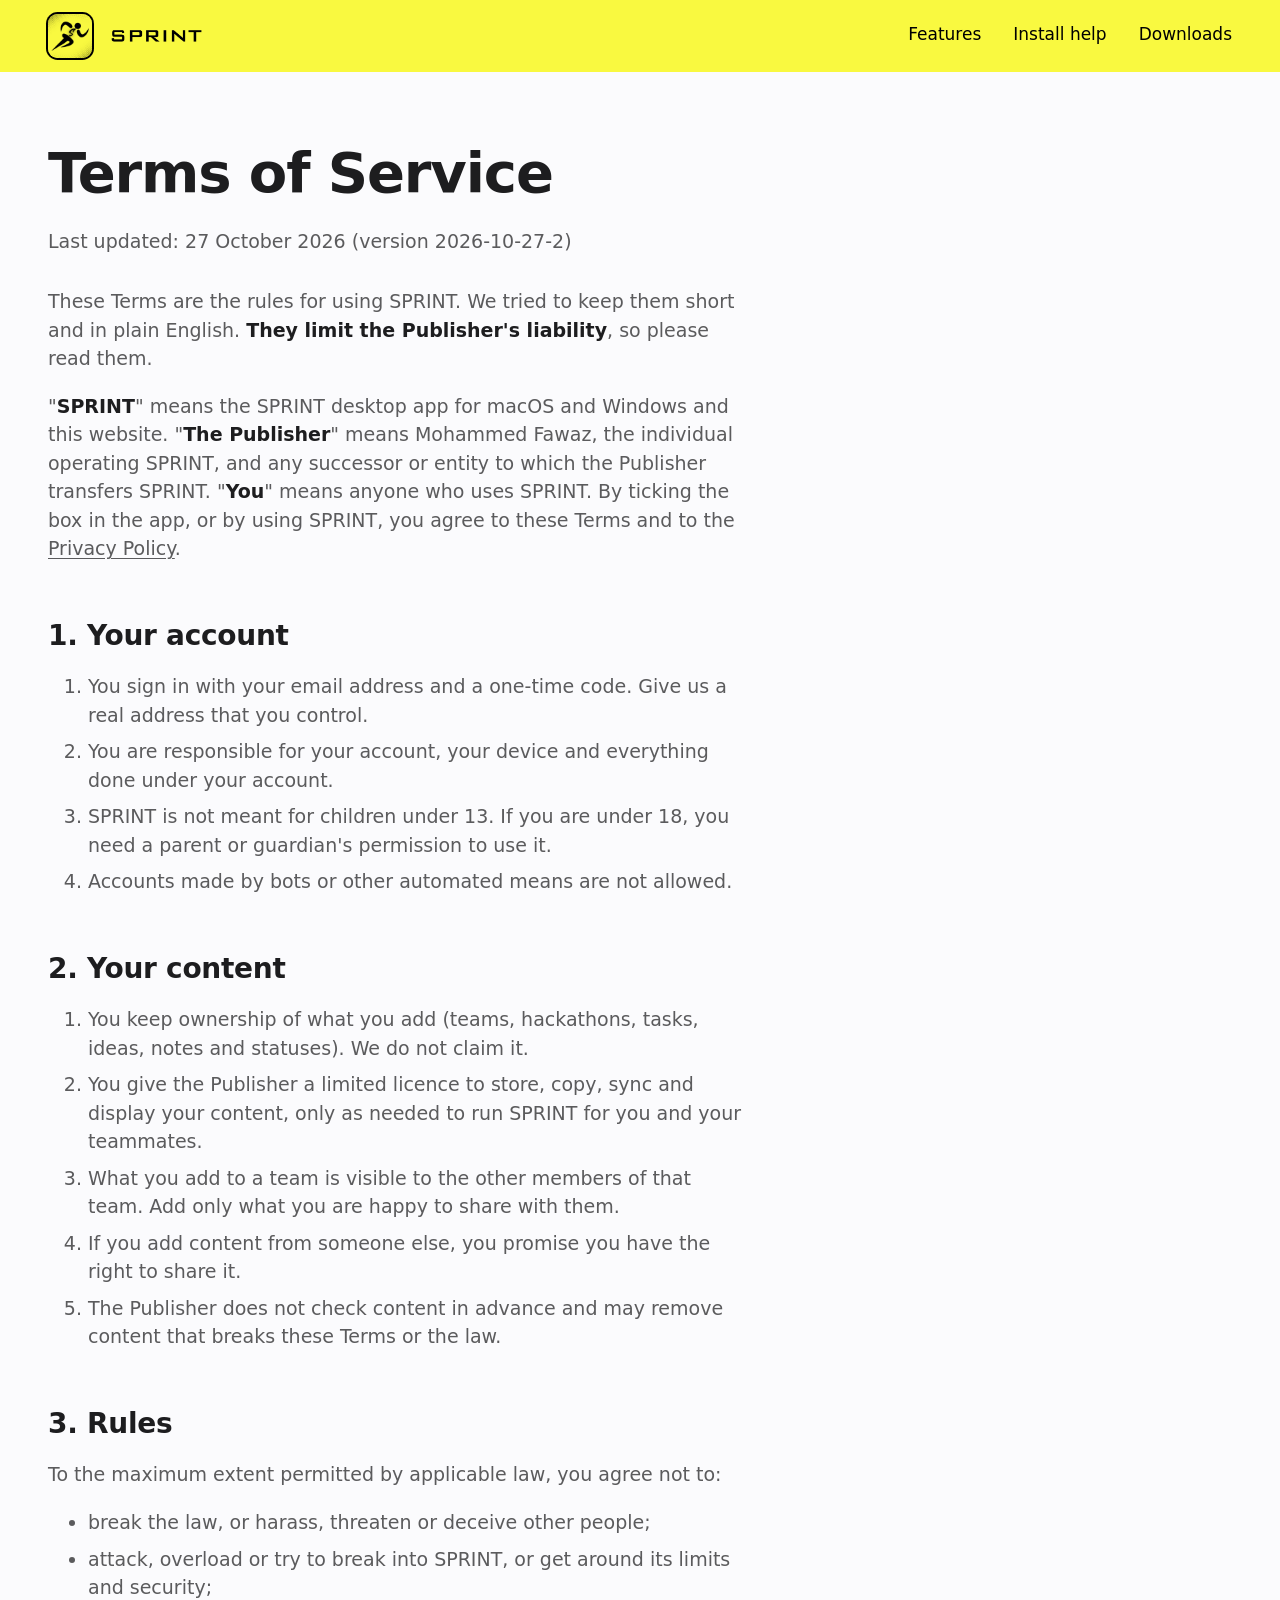
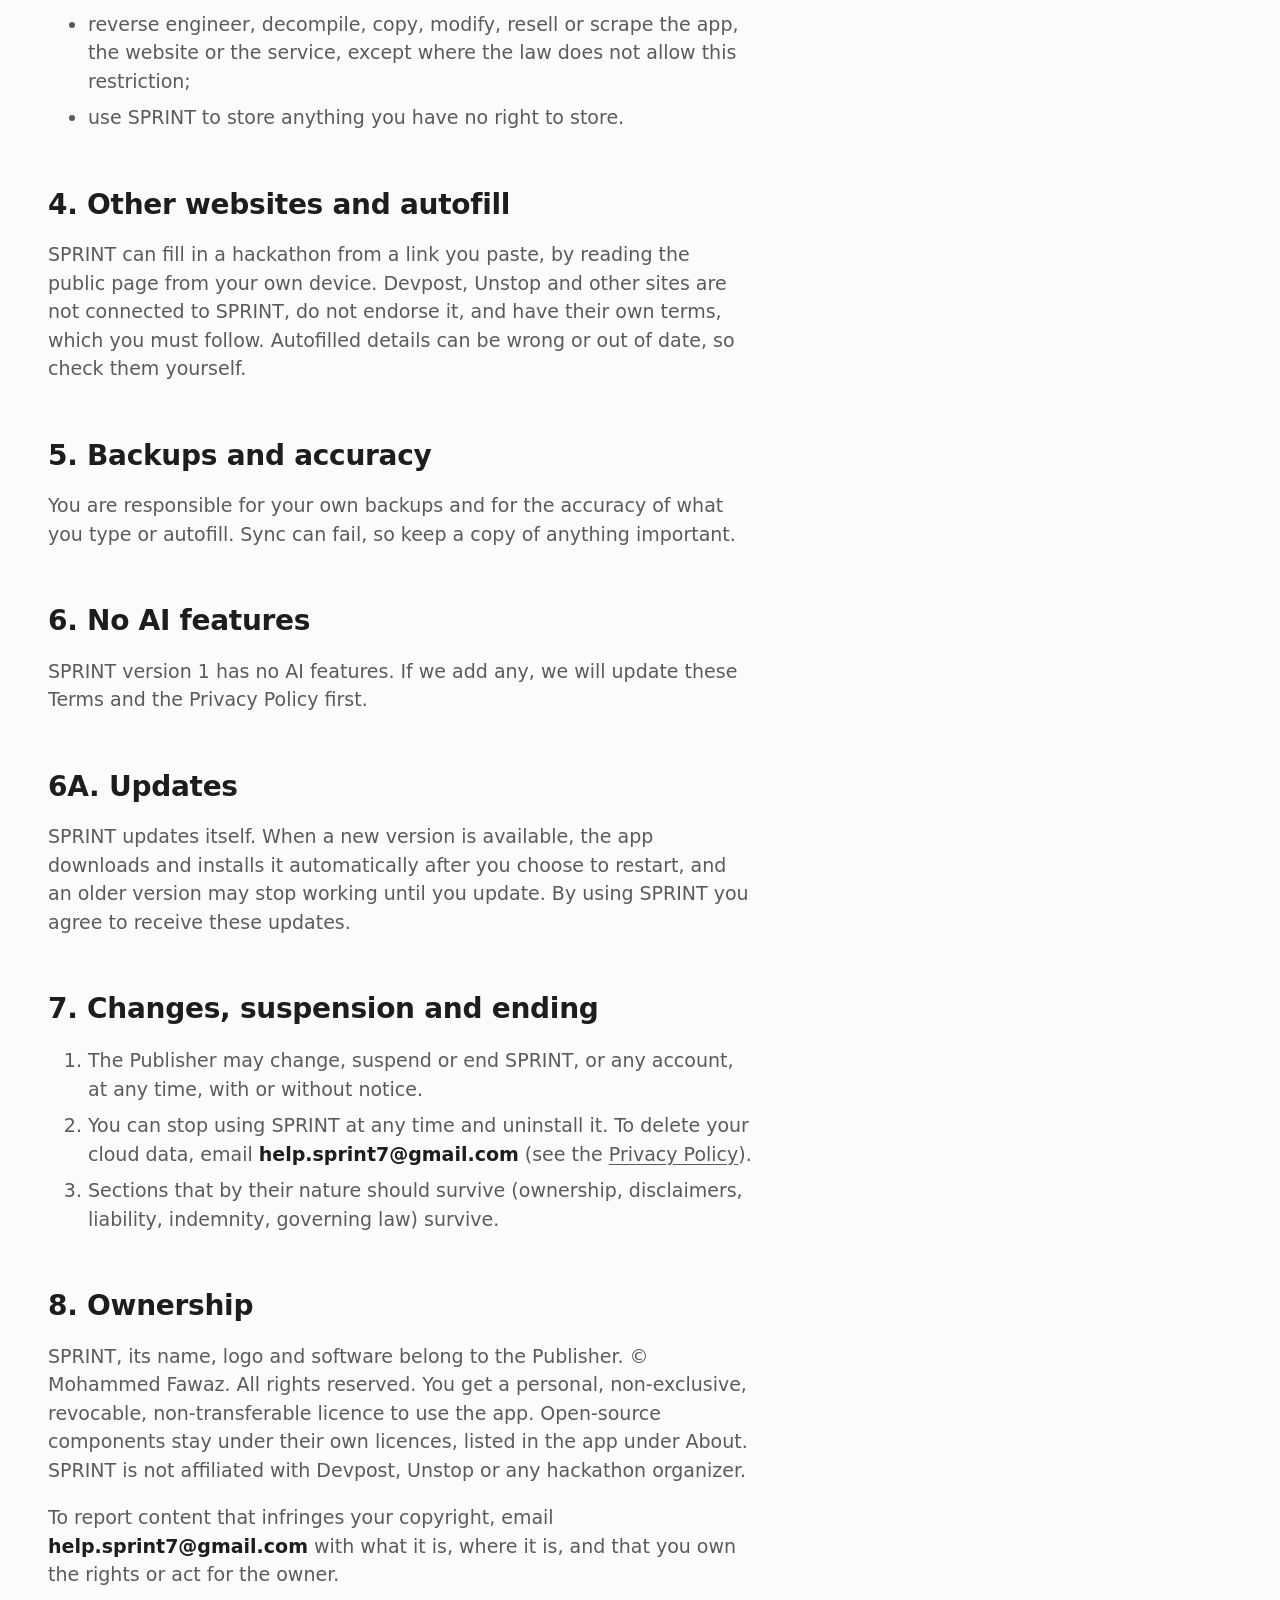
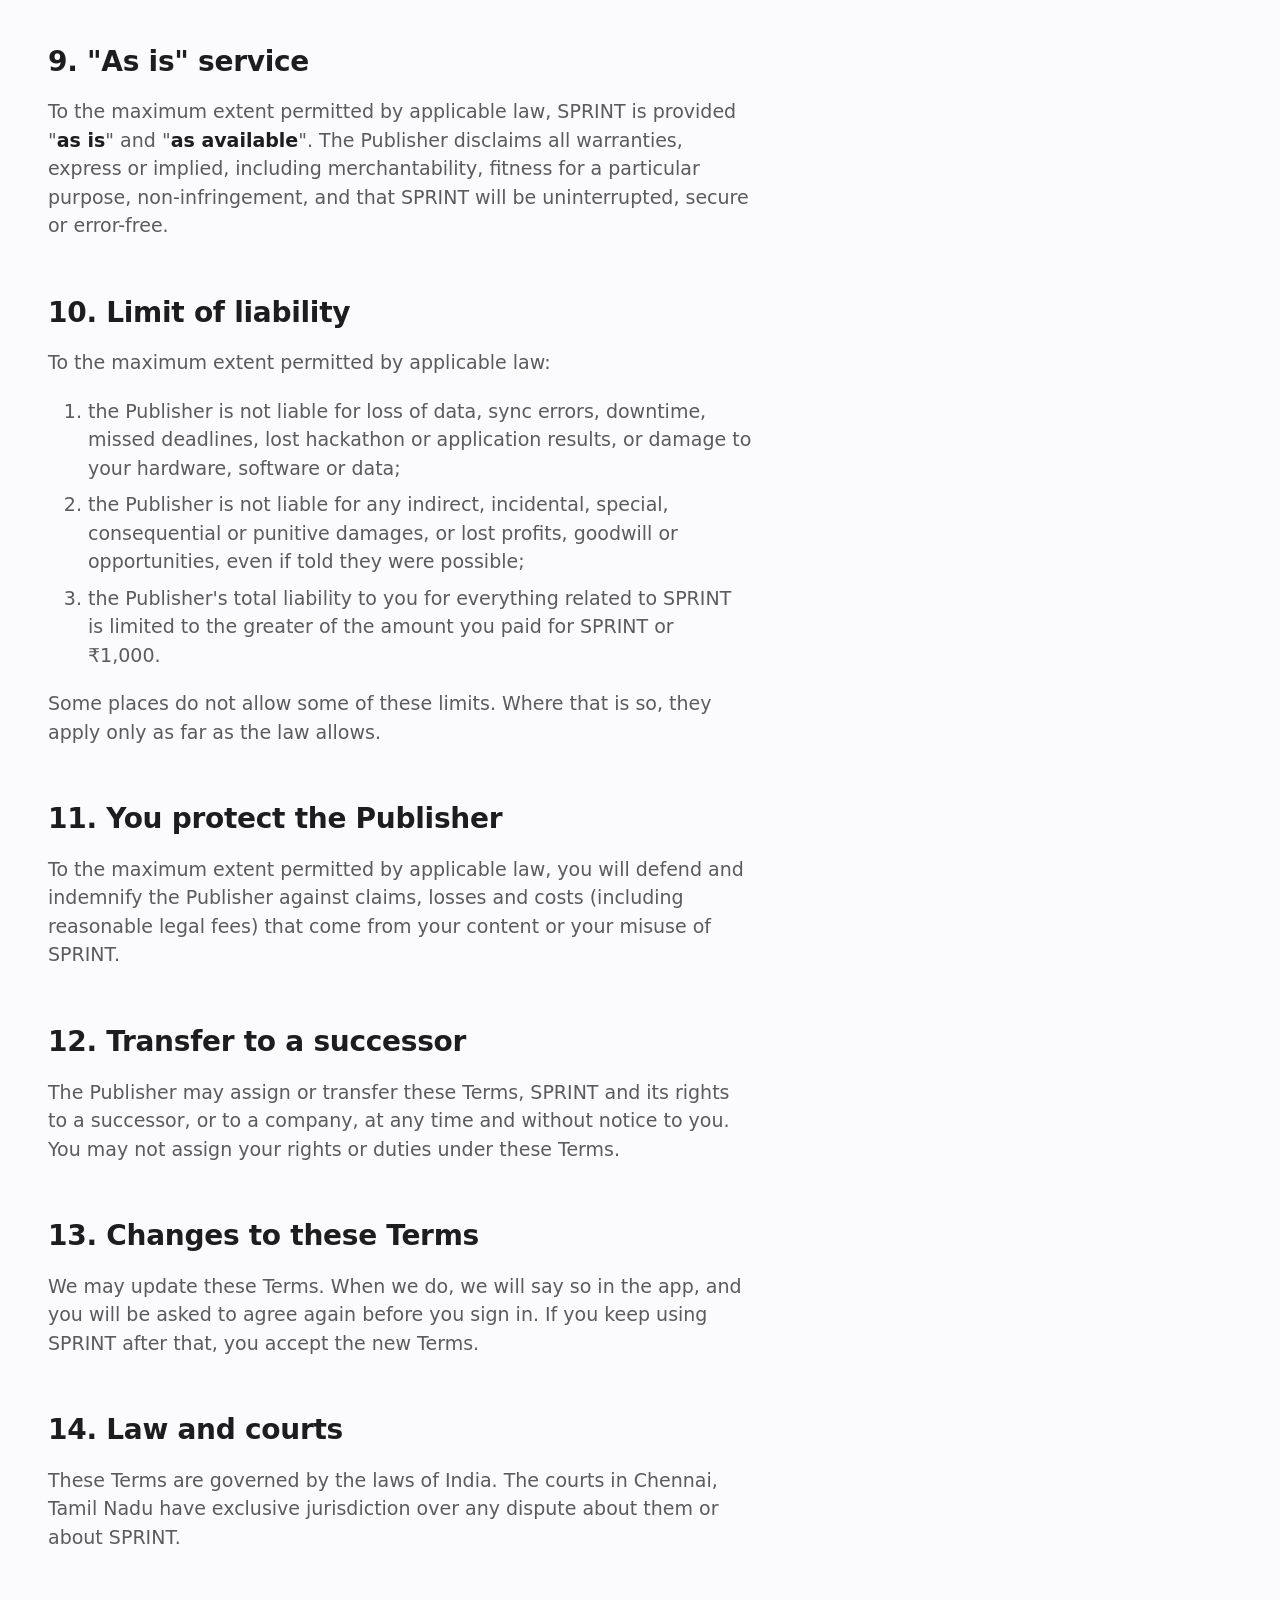
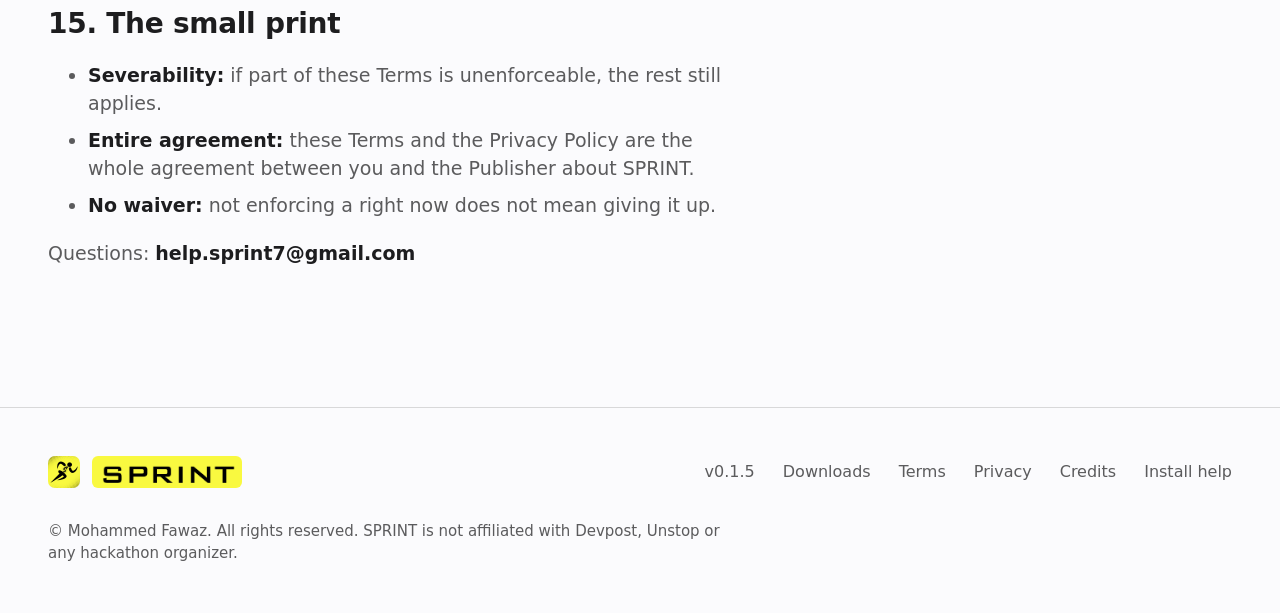
<file: terms/index.html>
<!doctype html>
<html lang="en">
<head>
<meta charset="utf-8">
<meta name="viewport" content="width=device-width, initial-scale=1">
<meta http-equiv="Content-Security-Policy" content="default-src 'none'; img-src 'self'; style-src 'self'; script-src 'self'; connect-src 'self'; base-uri 'none'; form-action 'none'">
<meta name="referrer" content="strict-origin-when-cross-origin">
<title>Terms of Service | SPRINT</title>
<meta name="description" content="The rules for using SPRINT, in plain English.">
<link rel="canonical" href="https://fawaz3469.github.io/sprint-app/terms/">
<meta name="color-scheme" content="dark light">
<meta name="theme-color" content="#F9FB40">
<link rel="icon" href="../favicon.ico" sizes="48x48">
<link rel="icon" href="../favicon-32.png" type="image/png" sizes="32x32">
<link rel="icon" href="../icon-512.png" type="image/png" sizes="512x512">
<link rel="apple-touch-icon" href="../apple-touch-icon.png">
<meta property="og:type" content="website">
<meta property="og:site_name" content="SPRINT">
<meta property="og:title" content="Terms of Service | SPRINT">
<meta property="og:description" content="The rules for using SPRINT, in plain English.">
<meta property="og:url" content="https://fawaz3469.github.io/sprint-app/terms/">
<meta property="og:image" content="https://fawaz3469.github.io/sprint-app/og-image.png">
<meta property="og:image:width" content="1200">
<meta property="og:image:height" content="630">
<meta property="og:image:alt" content="The SPRINT running-man icon and wordmark on a dark background">
<meta name="twitter:card" content="summary_large_image">
<meta name="twitter:title" content="Terms of Service | SPRINT">
<meta name="twitter:description" content="The rules for using SPRINT, in plain English.">
<meta name="twitter:image" content="https://fawaz3469.github.io/sprint-app/og-image.png">
<link rel="stylesheet" href="../style.css?v=4">
<script src="../app.js?v=4" defer></script>
</head>
<body>
<a class="skip" href="#main">Skip to content</a>
<header class="nav">
  <div class="nav-in">
    <a class="lockup trim" href="../" aria-label="SPRINT home"><img class="lockup-icon" src="../assets/sprint-icon-sm.png" alt="" width="128" height="128"><span class="lockup-word"><img src="../assets/sprint-wordmark.png" alt="SPRINT" width="720" height="154"></span></a>
    <nav aria-label="Page">
      <a class="nl-features" href="../#features">Features</a>
      <a href="../#install-help">Install help</a>
      <a href="../downloads/">Downloads</a>
    </nav>
  </div>
</header>
<main id="main" class="doc">
  <h1>Terms of Service</h1>
  <p class="fine">Last updated: 27 October 2026 (version 2026-10-27-2)</p>

  <p>These Terms are the rules for using SPRINT. We tried to keep them short and in plain English. <strong>They limit the Publisher's liability</strong>, so please read them.</p>
  <p>"<strong>SPRINT</strong>" means the SPRINT desktop app for macOS and Windows and this website. "<strong>The Publisher</strong>" means Mohammed Fawaz, the individual operating SPRINT, and any successor or entity to which the Publisher transfers SPRINT. "<strong>You</strong>" means anyone who uses SPRINT. By ticking the box in the app, or by using SPRINT, you agree to these Terms and to the <a href="../privacy/">Privacy Policy</a>.</p>

  <h2>1. Your account</h2>
  <ol>
    <li>You sign in with your email address and a one-time code. Give us a real address that you control.</li>
    <li>You are responsible for your account, your device and everything done under your account.</li>
    <li>SPRINT is not meant for children under 13. If you are under 18, you need a parent or guardian's permission to use it.</li>
    <li>Accounts made by bots or other automated means are not allowed.</li>
  </ol>

  <h2>2. Your content</h2>
  <ol>
    <li>You keep ownership of what you add (teams, hackathons, tasks, ideas, notes and statuses). We do not claim it.</li>
    <li>You give the Publisher a limited licence to store, copy, sync and display your content, only as needed to run SPRINT for you and your teammates.</li>
    <li>What you add to a team is visible to the other members of that team. Add only what you are happy to share with them.</li>
    <li>If you add content from someone else, you promise you have the right to share it.</li>
    <li>The Publisher does not check content in advance and may remove content that breaks these Terms or the law.</li>
  </ol>

  <h2>3. Rules</h2>
  <p>To the maximum extent permitted by applicable law, you agree not to:</p>
  <ul>
    <li>break the law, or harass, threaten or deceive other people;</li>
    <li>attack, overload or try to break into SPRINT, or get around its limits and security;</li>
    <li>reverse engineer, decompile, copy, modify, resell or scrape the app, the website or the service, except where the law does not allow this restriction;</li>
    <li>use SPRINT to store anything you have no right to store.</li>
  </ul>

  <h2>4. Other websites and autofill</h2>
  <p>SPRINT can fill in a hackathon from a link you paste, by reading the public page from your own device. Devpost, Unstop and other sites are not connected to SPRINT, do not endorse it, and have their own terms, which you must follow. Autofilled details can be wrong or out of date, so check them yourself.</p>

  <h2>5. Backups and accuracy</h2>
  <p>You are responsible for your own backups and for the accuracy of what you type or autofill. Sync can fail, so keep a copy of anything important.</p>

  <h2>6. No AI features</h2>
  <p>SPRINT version 1 has no AI features. If we add any, we will update these Terms and the Privacy Policy first.</p>

  <h2>6A. Updates</h2>
  <p>SPRINT updates itself. When a new version is available, the app downloads and installs it automatically after you choose to restart, and an older version may stop working until you update. By using SPRINT you agree to receive these updates.</p>

  <h2>7. Changes, suspension and ending</h2>
  <ol>
    <li>The Publisher may change, suspend or end SPRINT, or any account, at any time, with or without notice.</li>
    <li>You can stop using SPRINT at any time and uninstall it. To delete your cloud data, email <strong>help.sprint7@gmail.com</strong> (see the <a href="../privacy/">Privacy Policy</a>).</li>
    <li>Sections that by their nature should survive (ownership, disclaimers, liability, indemnity, governing law) survive.</li>
  </ol>

  <h2>8. Ownership</h2>
  <p>SPRINT, its name, logo and software belong to the Publisher. © Mohammed Fawaz. All rights reserved. You get a personal, non-exclusive, revocable, non-transferable licence to use the app. Open-source components stay under their own licences, listed in the app under About. SPRINT is not affiliated with Devpost, Unstop or any hackathon organizer.</p>
  <p>To report content that infringes your copyright, email <strong>help.sprint7@gmail.com</strong> with what it is, where it is, and that you own the rights or act for the owner.</p>

  <h2>9. "As is" service</h2>
  <p>To the maximum extent permitted by applicable law, SPRINT is provided "<strong>as is</strong>" and "<strong>as available</strong>". The Publisher disclaims all warranties, express or implied, including merchantability, fitness for a particular purpose, non-infringement, and that SPRINT will be uninterrupted, secure or error-free.</p>

  <h2>10. Limit of liability</h2>
  <p>To the maximum extent permitted by applicable law:</p>
  <ol>
    <li>the Publisher is not liable for loss of data, sync errors, downtime, missed deadlines, lost hackathon or application results, or damage to your hardware, software or data;</li>
    <li>the Publisher is not liable for any indirect, incidental, special, consequential or punitive damages, or lost profits, goodwill or opportunities, even if told they were possible;</li>
    <li>the Publisher's total liability to you for everything related to SPRINT is limited to the greater of the amount you paid for SPRINT or ₹1,000.</li>
  </ol>
  <p>Some places do not allow some of these limits. Where that is so, they apply only as far as the law allows.</p>

  <h2>11. You protect the Publisher</h2>
  <p>To the maximum extent permitted by applicable law, you will defend and indemnify the Publisher against claims, losses and costs (including reasonable legal fees) that come from your content or your misuse of SPRINT.</p>

  <h2>12. Transfer to a successor</h2>
  <p>The Publisher may assign or transfer these Terms, SPRINT and its rights to a successor, or to a company, at any time and without notice to you. You may not assign your rights or duties under these Terms.</p>

  <h2>13. Changes to these Terms</h2>
  <p>We may update these Terms. When we do, we will say so in the app, and you will be asked to agree again before you sign in. If you keep using SPRINT after that, you accept the new Terms.</p>

  <h2>14. Law and courts</h2>
  <p>These Terms are governed by the laws of India. The courts in Chennai, Tamil Nadu have exclusive jurisdiction over any dispute about them or about SPRINT.</p>

  <h2>15. The small print</h2>
  <ul>
    <li><strong>Severability:</strong> if part of these Terms is unenforceable, the rest still applies.</li>
    <li><strong>Entire agreement:</strong> these Terms and the Privacy Policy are the whole agreement between you and the Publisher about SPRINT.</li>
    <li><strong>No waiver:</strong> not enforcing a right now does not mean giving it up.</li>
  </ul>
  <p>Questions: <strong>help.sprint7@gmail.com</strong></p>

</main>
<footer class="foot">
  <div class="foot-in">
    <a class="lockup" href="../" aria-label="SPRINT home"><img class="lockup-icon" src="../assets/sprint-icon-sm.png" alt="" width="128" height="128"><span class="lockup-word"><img src="../assets/sprint-wordmark.png" alt="SPRINT" width="720" height="154"></span></a>
    <nav aria-label="Footer">
      <span class="ver live">v0.1.3</span>
      <a href="../downloads/">Downloads</a>
      <a href="../terms/">Terms</a>
      <a href="../privacy/">Privacy</a>
      <a href="../credits/">Credits</a>
      <a href="../#install-help">Install help</a>
    </nav>
  </div>
  <div class="foot-in foot-fine">
    <p>© Mohammed Fawaz. All rights reserved. SPRINT is not affiliated with Devpost, Unstop or any hackathon organizer.</p>
  </div>
</footer>
</body>
</html>
</file>
<file: style.css>
/* Dark by default; light follows the system. Yellow is a fill only, always with black text on it. */
:root {
  --yellow: #F9FB40;
  --on-yellow: #000;
  --bg: #0b0b0c;
  --surface: #151517;
  --text: #f5f5f7;
  --text-2: rgba(245, 245, 247, .72);
  --line: rgba(255, 255, 255, .14);
  --focus: #F9FB40;
  --glow: .22;
  --shadow: 0 40px 100px rgba(0, 0, 0, .5);
  --pad: 48px;
  --nav-h: 72px;
  --section: 140px;
  --font: -apple-system, BlinkMacSystemFont, "SF Pro Display", "SF Pro Text", "Segoe UI", system-ui, sans-serif;
}
@media (prefers-color-scheme: light) {
  :root { --bg: #fbfbfd; --surface: #fff; --text: #1d1d1f; --text-2: rgba(29, 29, 31, .72); --line: rgba(0, 0, 0, .14); --focus: #1d1d1f; --glow: .55; --shadow: 0 40px 100px rgba(0, 0, 0, .18); }
}
* { box-sizing: border-box; }
html { overflow-x: clip; -webkit-text-size-adjust: 100%; scroll-behavior: smooth; scroll-padding-top: 96px; }
body { margin: 0; background: var(--bg); color: var(--text); font: 400 1.25rem/1.5 var(--font); -webkit-font-smoothing: antialiased; overflow-x: clip; }
img { display: block; max-width: 100%; height: auto; }
a { color: inherit; }
:focus-visible { outline: 3px solid var(--focus); outline-offset: 3px; border-radius: 8px; }
.skip { position: absolute; left: var(--pad); top: -80px; background: var(--yellow); color: var(--on-yellow); padding: 8px 16px; border-radius: 980px; z-index: 30; }
.skip:focus { top: 12px; outline-color: #000; }

/* Lockup: the real icon and wordmark files, centered on one axis at the same height. */
.lockup { --lh: 32px; display: inline-flex; align-items: center; gap: 12px; text-decoration: none; }
.lockup-icon { height: var(--lh); width: var(--lh); border-radius: 22%; }
.lockup-word { display: block; line-height: 0; }
.lockup-word img { height: var(--lh); width: auto; border-radius: 6px; }
/* On the yellow bar the wordmark file's own yellow padding is trimmed away with CSS (glyphs: 627x79 at 54,50 of 720x154),
   so the letters, not the invisible box, line up with the icon. */
/* Nav lockup: icon 44x44, wordmark 22px tall with width:auto (the file is 720x154, so about 103px wide), 12px apart, one center line.
   The file has built-in yellow padding (50px above the letters, 25px below, of 154), so the image is nudged up inside its
   22px box with CSS only; the box itself stays centered with the icon. */
.lockup.trim { --lh: 44px; --wh: 22px; gap: 12px; }
.lockup.trim .lockup-word { display: block; height: var(--wh); overflow: hidden; line-height: 0; }
.lockup.trim .lockup-word img { display: block; height: var(--wh); width: auto; max-width: none; object-fit: contain; border-radius: 0; position: relative; top: calc(var(--wh) * -0.0812); }
.lockup.trim .lockup-icon { box-shadow: 0 0 0 2px #000; }

.nav { position: sticky; top: 0; z-index: 20; background: #F9F940; /* the exact yellow inside the logo files, so the wordmark has no seam on the bar */ color: var(--on-yellow); }
.nav-in { height: var(--nav-h); padding: 0 var(--pad); display: flex; align-items: center; justify-content: space-between; }
.nav nav { display: flex; align-items: center; gap: 32px; font-size: 1.0625rem; font-weight: 500; }
.nav nav a { white-space: nowrap; color: var(--on-yellow); text-decoration: none; padding: 4px 0; border-bottom: 2px solid transparent; }
.nav nav a:hover { border-bottom-color: currentColor; }
.nav nav a[aria-current="page"] { font-weight: 700; border-bottom-color: #000; }
.nav :focus-visible { outline-color: #000; }

main { padding: 0 var(--pad); }
section { position: relative; padding: var(--section) 0; }
h1 { font-size: clamp(2.5rem, 1rem + 4vw, 4.5rem); line-height: 1.05; letter-spacing: -0.02em; margin: 0 0 24px; font-weight: 700; }
h2 { font-size: clamp(2.25rem, 1rem + 2.8vw, 3.5rem); line-height: 1.08; letter-spacing: -0.02em; font-weight: 700; margin: 0 0 20px; max-width: 18ch; }
h3 { font-size: 1.5rem; line-height: 1.25; font-weight: 600; margin: 0 0 12px; }
.lead, .sub { color: var(--text-2); max-width: 32em; margin: 0; font-size: clamp(1.25rem, .9rem + 1.2vw, 1.8rem); line-height: 1.4; }
.lead { margin-bottom: 40px; }

/* Hero: full viewport height under the nav, text on the left, a big screenshot bleeding off the right edge. */
.hero { min-height: calc(100svh - var(--nav-h)); display: grid; grid-template-columns: minmax(536px, 38%) minmax(0, 1fr); gap: 32px; align-items: center; padding: 64px 0; }
.hero::before { content: ""; position: absolute; z-index: -1; inset: 0 calc(50% - 50vw); background: radial-gradient(45% 60% at 72% 50%, rgba(249, 251, 64, var(--glow)), transparent 70%); pointer-events: none; }
.hero .hero-shot { margin-right: calc(var(--pad) * -1); border-radius: 24px 0 0 24px; border-right: 0; }
.hero .hero-shot img { border-radius: 0 0 0 23px; }

.downloads { display: grid; grid-template-columns: repeat(2, minmax(260px, 1fr)); gap: 16px; max-width: 580px; }
.btn { display: inline-flex; align-items: center; justify-content: center; height: 64px; min-width: 260px; padding: 0 32px; border-radius: 980px; background: var(--yellow); color: var(--on-yellow); font-size: 1.25rem; font-weight: 600; text-decoration: none; border: 2px solid transparent; transition: transform .2s ease; white-space: nowrap; }
.btn:hover { transform: scale(1.02); }
.downloads.detected .btn:not(.is-yours) { background: transparent; color: var(--text); border-color: var(--line); }
.meta { color: var(--text-2); font-size: 1rem; margin: 24px 0 0; }
.meta + .meta { margin-top: 8px; }
.verify-link { text-decoration: underline; text-underline-offset: 4px; text-decoration-color: var(--line); }
.verify-link:hover { text-decoration-color: currentColor; }

.window { position: relative; margin: 0; border: 1px solid var(--line); border-radius: 24px; background: var(--surface); box-shadow: var(--shadow); }
.window::before { content: ""; position: absolute; z-index: -1; left: 8%; right: 8%; top: 22%; bottom: -8%; background: var(--yellow); opacity: calc(var(--glow) * .9); filter: blur(90px); border-radius: 50%; }
.window-bar { display: flex; gap: 8px; padding: 14px 18px; border-bottom: 1px solid var(--line); }
.window-bar i { width: 12px; height: 12px; border-radius: 50%; background: var(--line); }
.window img { border-radius: 0 0 23px 23px; width: 100%; }

.features ul { list-style: none; margin: 72px 0 0; padding: 0; display: grid; grid-template-columns: repeat(3, 1fr); gap: 32px; }
.features li { background: var(--surface); border: 1px solid var(--line); border-radius: 24px; padding: 40px; }
.features p, .help li, .dl-card p { margin: 0; color: var(--text-2); font-size: 1.25rem; }
.icon { display: grid; place-items: center; width: 56px; height: 56px; border-radius: 14px; background: var(--yellow); margin-bottom: 28px; }
.icon svg { width: 28px; height: 28px; fill: none; stroke: var(--on-yellow); stroke-width: 2; stroke-linecap: round; stroke-linejoin: round; }

.product .window { margin-top: 72px; width: 100%; }
.fine { margin: 32px 0 0; font-size: .9375rem; color: var(--text-2); }

.help-grid { display: grid; grid-template-columns: repeat(2, 1fr); gap: 32px; margin-top: 72px; }
.help-grid > div { background: var(--surface); border: 1px solid var(--line); border-radius: 24px; padding: 40px; }
.help ol { margin: 0; padding-left: 1.25em; }
.help li { margin-bottom: 12px; }
.help strong { color: var(--text); }
.sub-h { margin-top: var(--section); }
.left-note { margin-top: 40px; font-size: 1.25rem; }
.left-note a { text-decoration: underline; text-underline-offset: 3px; }
code { font: .85em ui-monospace, SFMono-Regular, Menlo, Consolas, monospace; background: var(--bg); padding: 2px 8px; border-radius: 6px; }

.verify { padding-top: 0; }
.vgrid { display: grid; grid-template-columns: repeat(3, 1fr); gap: 32px; margin: 72px 0 40px; }
.vrow { background: var(--surface); border: 1px solid var(--line); border-radius: 24px; padding: 40px; min-width: 0; }
.vrow p { margin: 0 0 16px; color: var(--text-2); font-size: 1.125rem; word-break: break-all; }
.vrow code, .dl-card code { display: block; word-break: break-all; line-height: 1.5; font-size: .9375rem; background: var(--bg); padding: 12px 14px; border-radius: 12px; }
.verify .sub code, .dl-verify .sub code { font-size: .8em; }

/* Download band */
.band { background: var(--yellow); color: var(--on-yellow); }
.band-in { padding: 120px var(--pad); }
.band h2 { font-size: clamp(3rem, 1rem + 6vw, 6rem); max-width: none; margin-bottom: 16px; }
.band-sub { margin: 0 0 40px; font-size: 1.5rem; }
.band .btn { background: #000; color: #fff; }
.band .downloads.detected .btn:not(.is-yours) { background: transparent; color: #000; border-color: #000; }
.band :focus-visible { outline-color: #000; }

.foot { border-top: 1px solid var(--line); padding: 48px var(--pad); }
.foot-in { display: flex; align-items: center; justify-content: space-between; gap: 24px; flex-wrap: wrap; font-size: 1rem; color: var(--text-2); }
.foot nav { display: flex; gap: 28px; flex-wrap: wrap; align-items: center; }
.foot nav a { color: var(--text-2); text-decoration: none; }
.foot nav a:hover { color: var(--text); text-decoration: underline; }
.foot-fine { margin-top: 32px; flex-direction: column; align-items: flex-start; font-size: .9375rem; }
.foot-fine p { margin: 0; max-width: 72ch; }

/* Downloads page */
.dl-head { padding: 96px 0 0; }
.dl-head .lead { max-width: none; }
.dl-head strong { color: var(--text); }
.dl-head a { text-decoration: underline; text-underline-offset: 4px; }
.dl-cards { display: grid; grid-template-columns: repeat(3, 1fr); gap: 32px; padding: 72px 0 0; }
.dl-card { background: var(--surface); border: 1px solid var(--line); border-radius: 24px; padding: 40px; min-width: 0; }
.dl-card h2 { font-size: 2rem; margin: 0 0 8px; }
.dl-card p { word-break: break-all; margin-bottom: 28px; }
.dl-card .btn { width: 100%; min-width: 0; }
.dl-card h3 { font-size: 1rem; margin: 28px 0 8px; color: var(--text-2); font-weight: 500; }
.dl-verify { padding: 96px 0 var(--section); }
.dl-verify h2 { font-size: 2.25rem; }
.dl-verify .sub { margin-bottom: 20px; }
.dl-verify a { text-decoration: underline; text-underline-offset: 4px; }

/* Legal pages */
.doc { max-width: 800px; padding: 72px var(--pad) 120px; }
.doc h1 { font-size: clamp(2.25rem, 1.4rem + 3vw, 3.5rem); }
.doc h2 { font-size: 1.75rem; letter-spacing: -0.01em; line-height: 1.2; margin: 56px 0 14px; max-width: none; }
.doc h3 { margin-top: 24px; }
.doc p, .doc li { font-size: 1.1875rem; color: var(--text-2); }
.doc strong { color: var(--text); }
.doc a { text-decoration: underline; text-underline-offset: 3px; }
.doc li { margin-bottom: 8px; }
.doc .fine { margin: 0 0 32px; }

.js .reveal { opacity: 0; transform: translateY(24px); transition: opacity .7s ease, transform .7s ease; }
.js .reveal.in { opacity: 1; transform: none; }

@media (max-width: 1100px) {
  .hero { grid-template-columns: 1fr; min-height: 0; padding: 72px 0; gap: 56px; }
  .hero .hero-shot { margin-right: 0; border-radius: 24px; border-right: 1px solid var(--line); }
  .hero .hero-shot img { border-radius: 0 0 23px 23px; }
  .features ul, .vgrid, .dl-cards { grid-template-columns: 1fr; }
}
@media (max-width: 720px) {
  :root { --pad: 20px; --nav-h: 64px; --section: 72px; }
  body { font-size: 1.125rem; }
  .nav-in { gap: 12px; }
  .nav nav { gap: 14px; font-size: .875rem; white-space: nowrap; }
  .nl-features { display: none; }
  .hero { padding: 40px 0 56px; }
  .downloads { grid-template-columns: 1fr; max-width: none; }
  .btn { width: 100%; min-width: 0; }
  .help-grid { grid-template-columns: 1fr; margin-top: 40px; gap: 20px; }
  .features ul, .vgrid { margin-top: 40px; gap: 20px; }
  .features li, .help-grid > div, .vrow, .dl-card { padding: 28px; border-radius: 20px; }
  .product .window { margin-top: 40px; }
  .window, .window img { border-radius: 16px; }
  .window img { border-radius: 0 0 15px 15px; }
  .hero .hero-shot { border-radius: 16px; }
  .hero .hero-shot img { border-radius: 0 0 15px 15px; }
  .band-in { padding: 72px var(--pad); }
  .band-sub { font-size: 1.125rem; }
  .dl-head { padding-top: 56px; }
  .dl-cards { padding-top: 40px; gap: 20px; }
  .dl-verify { padding: 64px 0 72px; }
  .doc { padding-top: 40px; padding-bottom: 72px; }
  .foot { padding: 40px var(--pad); }
  .foot-in { flex-direction: column; align-items: flex-start; }
}
@media (max-width: 480px) {
  .lockup.trim { --lh: 36px; --wh: 18px; flex-shrink: 0; }
}
@media (prefers-reduced-motion: reduce) {
  html { scroll-behavior: auto; }
  .btn { transition: none; }
  .js .reveal { opacity: 1; transform: none; transition: none; }
}

/* Version, date, names and checksums wait for release.json (no flash of an old value). */
html.js:not(.rel-ready) .live { visibility: hidden; }
</file>
